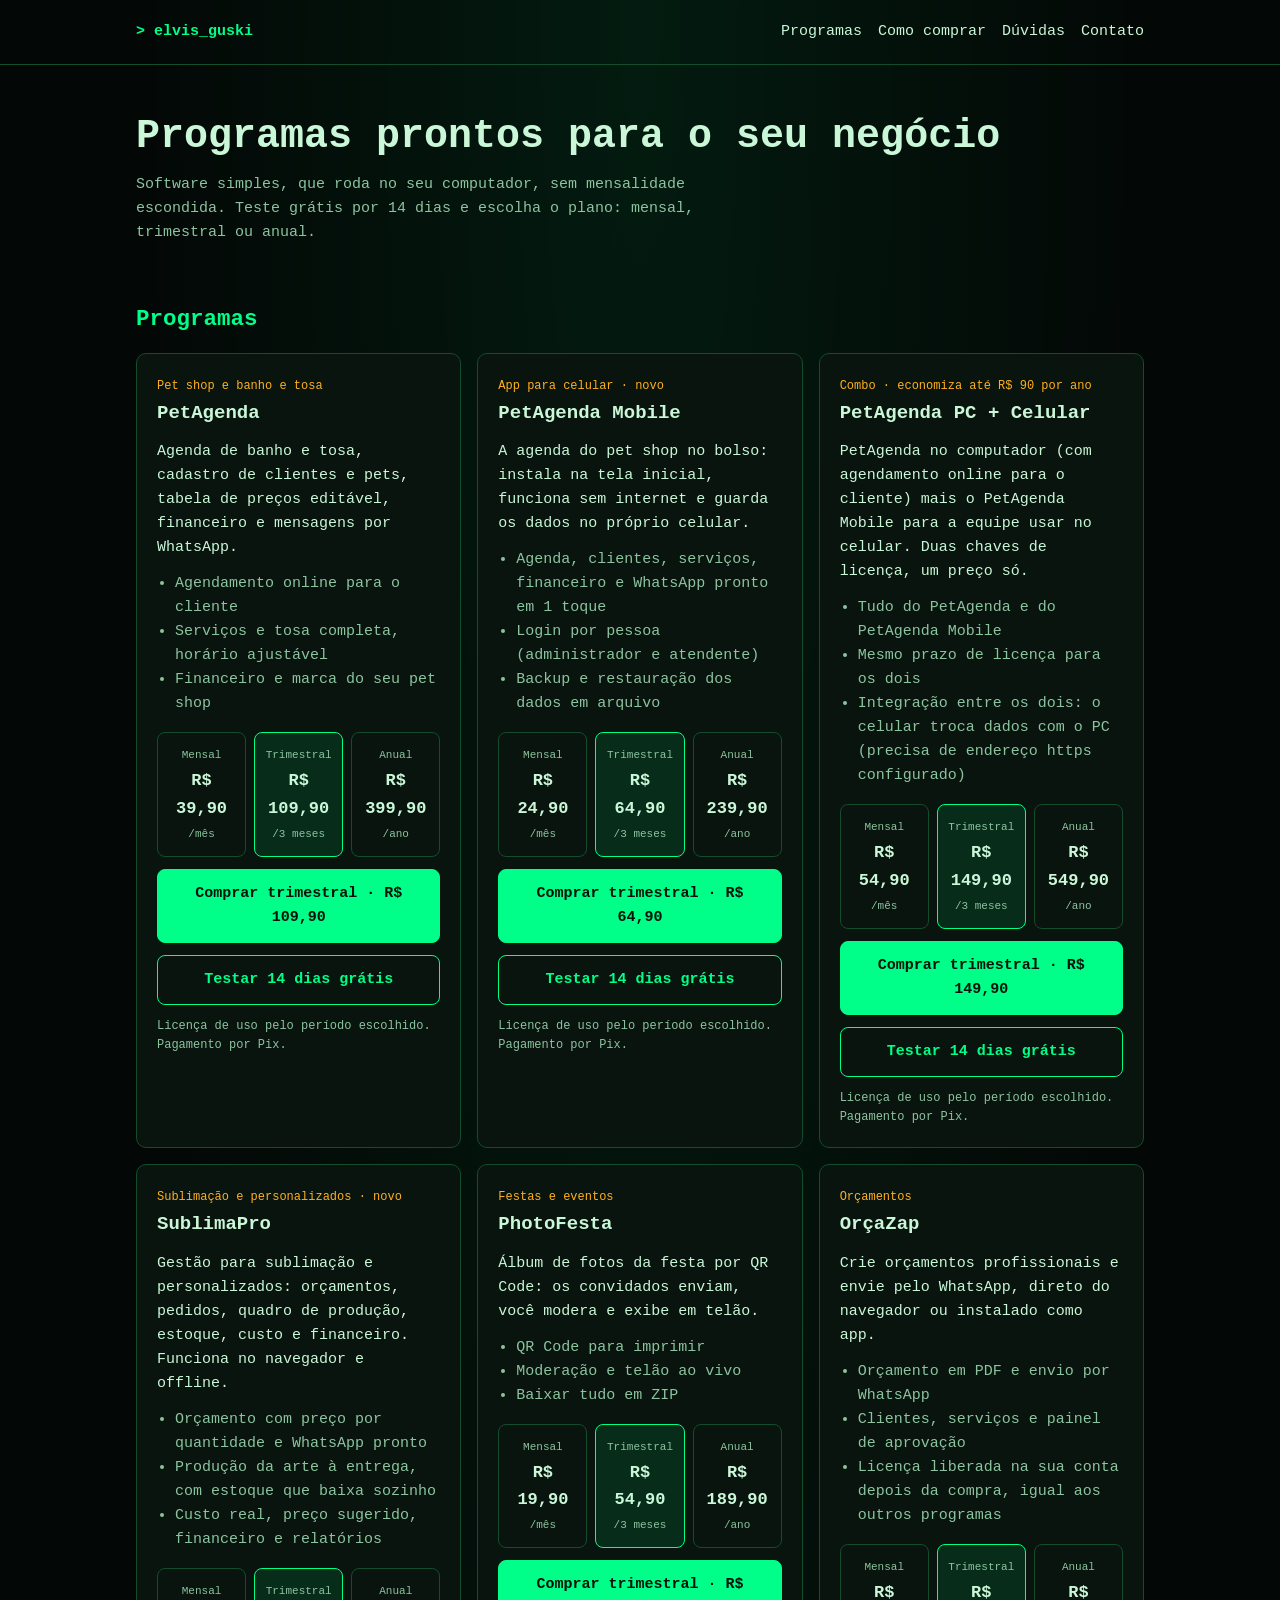
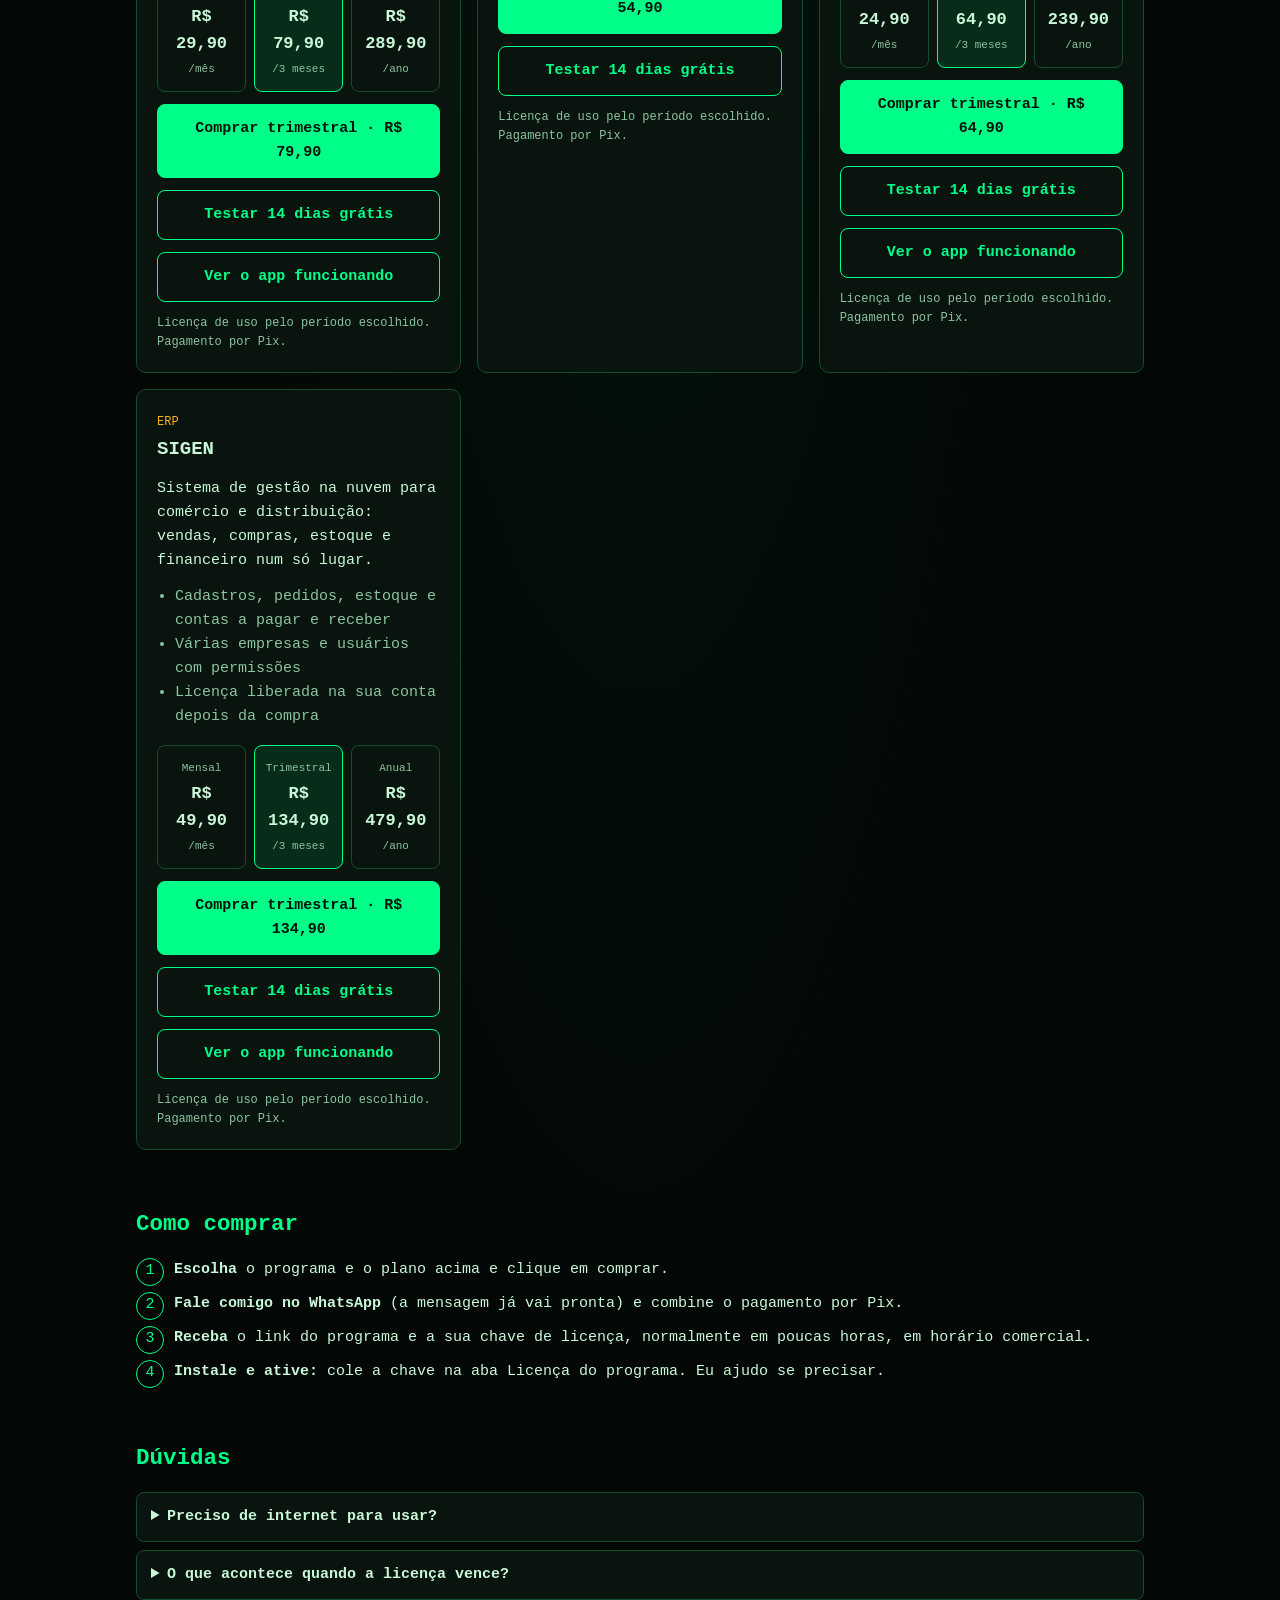
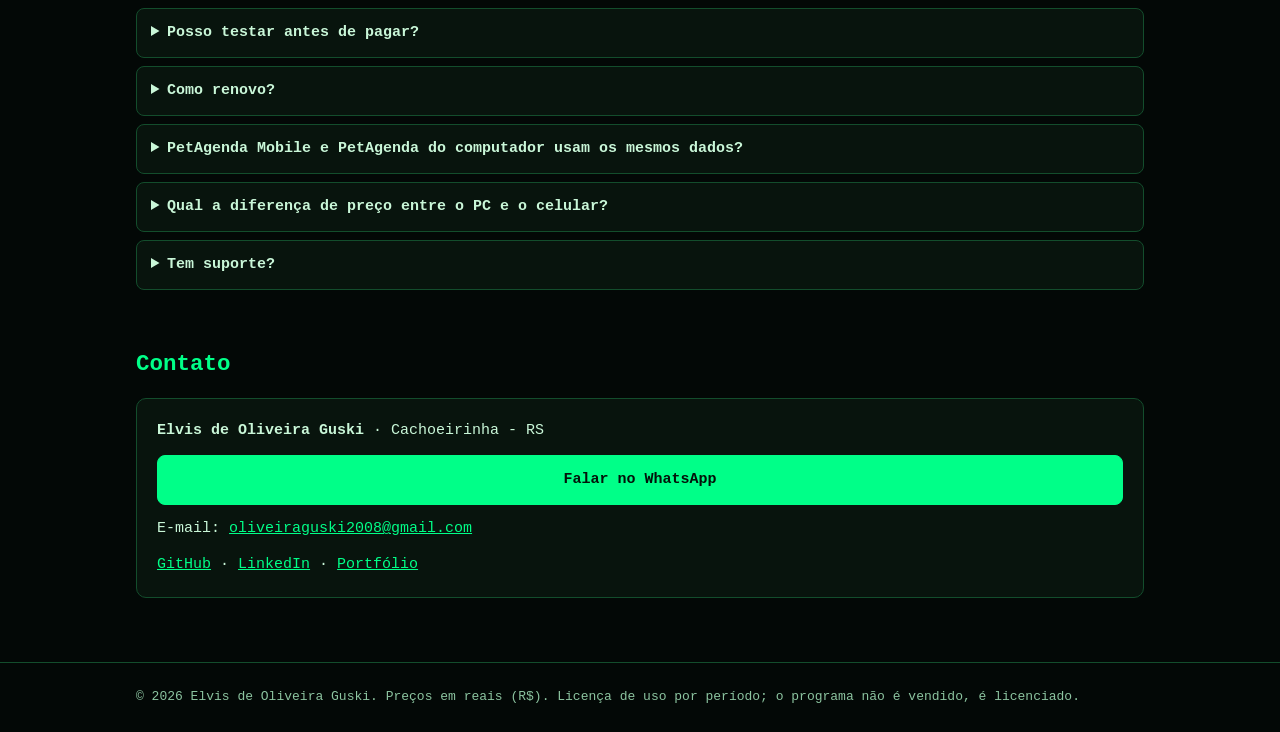
<file: loja/index.html>
<!doctype html>
<html lang="pt-BR">
<head>
<meta charset="utf-8">
<meta name="viewport" content="width=device-width, initial-scale=1">
<title>Elvis Guski | Programas</title>
<meta name="description" content="PetAgenda, PetAgenda Mobile, PhotoFesta, OrçaZap e SIGEN: programas prontos para o seu negócio, com licença mensal, trimestral ou anual.">
<style>
:root{--bg:#030806;--card:#08140d;--line:#134d2c;--neon:#00ff88;--text:#c9f7d8;--muted:#8cc4a0;--amber:#ffb020;
--mono:ui-monospace,"JetBrains Mono","Cascadia Code",Consolas,monospace}
*{box-sizing:border-box;margin:0;padding:0}
body{font-family:var(--mono);font-size:15px;line-height:1.6;color:var(--text);
background:radial-gradient(ellipse at top,rgba(0,255,136,.08),transparent 55%),var(--bg)}
a{color:var(--neon)}
.wrap{max-width:1040px;margin:0 auto;padding:0 16px}
header{padding:20px 0;border-bottom:1px solid var(--line)}
header .wrap{display:flex;justify-content:space-between;align-items:center;gap:12px;flex-wrap:wrap}
.logo{font-weight:700;color:var(--neon);text-decoration:none}
nav a{margin-left:16px;text-decoration:none;color:var(--text)}
h1{font-size:clamp(26px,5vw,40px);margin:48px 0 12px;line-height:1.2}
.lead{color:var(--muted);max-width:640px}
h2{margin:56px 0 16px;color:var(--neon)}
.grid{display:grid;grid-template-columns:repeat(auto-fit,minmax(290px,1fr));gap:16px}
.card{background:var(--card);border:1px solid var(--line);border-radius:10px;padding:20px;display:flex;flex-direction:column;gap:12px}
.card h3{font-size:19px}
.tag{font-size:12px;color:var(--amber)}
.card ul{margin-left:18px;color:var(--muted)}
.plans{display:grid;grid-template-columns:repeat(3,1fr);gap:8px;margin-top:4px}
.plan{border:1px solid var(--line);border-radius:8px;padding:10px 6px;text-align:center;background:transparent;color:var(--text);font:inherit;cursor:pointer}
.plan[aria-pressed=true]{border-color:var(--neon);background:rgba(0,255,136,.1)}
.plan b{display:block;font-size:17px}
.plan small{color:var(--muted);font-size:11px}
.btn{display:block;text-align:center;padding:12px;border-radius:8px;text-decoration:none;font-weight:700;border:1px solid var(--neon);color:var(--neon)}
.btn.primary{background:var(--neon);color:#03130a}
.btn[hidden]{display:none}
.note{font-size:12px;color:var(--muted)}
.steps{counter-reset:s;list-style:none;display:grid;gap:10px}
.steps li{counter-increment:s;padding-left:38px;position:relative}
.steps li::before{content:counter(s);position:absolute;left:0;top:0;width:26px;height:26px;border:1px solid var(--neon);border-radius:50%;text-align:center;line-height:24px;color:var(--neon)}
details{border:1px solid var(--line);border-radius:8px;padding:12px 14px;margin-bottom:8px;background:var(--card)}
summary{cursor:pointer;font-weight:700}
details p{margin-top:8px;color:var(--muted)}
footer{margin-top:64px;padding:24px 0;border-top:1px solid var(--line);color:var(--muted);font-size:13px}
</style>
</head>
<body>
<header><div class="wrap">
  <a class="logo" href="/">&gt; elvis_guski</a>
  <nav><a href="#programas">Programas</a><a href="#como">Como comprar</a><a href="#duvidas">Dúvidas</a><a href="#contato">Contato</a></nav>
</div></header>

<main class="wrap">
  <h1>Programas prontos para o seu negócio</h1>
  <p class="lead">Software simples, que roda no seu computador, sem mensalidade escondida. Teste grátis por 14 dias e escolha o plano: mensal, trimestral ou anual.</p>

  <h2 id="programas">Programas</h2>
  <div class="grid" id="produtos"></div>

  <h2 id="como">Como comprar</h2>
  <ol class="steps">
    <li><b>Escolha</b> o programa e o plano acima e clique em comprar.</li>
    <li><b>Fale comigo no WhatsApp</b> (a mensagem já vai pronta) e combine o pagamento por Pix.</li>
    <li><b>Receba</b> o link do programa e a sua chave de licença, normalmente em poucas horas, em horário comercial.</li>
    <li><b>Instale e ative:</b> cole a chave na aba Licença do programa. Eu ajudo se precisar.</li>
  </ol>

  <h2 id="duvidas">Dúvidas</h2>
  <details><summary>Preciso de internet para usar?</summary><p>PetAgenda e PhotoFesta rodam no seu computador e guardam seus dados lá. O PetAgenda Mobile roda no celular, funciona sem internet depois da primeira abertura e guarda os dados no próprio aparelho. A internet só é necessária para o link público de agendamento ou para os convidados enviarem fotos.</p></details>
  <details><summary>O que acontece quando a licença vence?</summary><p>Há 3 dias de tolerância. Depois o programa fica só para consulta: você não perde nenhum dado e volta a usar tudo ao renovar.</p></details>
  <details><summary>Posso testar antes de pagar?</summary><p>Sim. Todo programa começa com 14 dias de teste. Peça o link pelo WhatsApp.</p></details>
  <details><summary>Como renovo?</summary><p>Chame no WhatsApp. Uma nova chave soma ao tempo que ainda restar.</p></details>
  <details><summary>PetAgenda Mobile e PetAgenda do computador usam os mesmos dados?</summary><p>Não. Cada um guarda os dados no próprio aparelho e eles não sincronizam entre si. O ideal é a recepção usar o computador e a equipe de banho usar o celular, cada um com a sua rotina, ou usar só o Mobile se você trabalha sozinho(a). Faça backup com frequência: no Mobile os dados só existem no celular.</p></details>
  <details><summary>Qual a diferença de preço entre o PC e o celular?</summary><p>O PetAgenda do computador (R$ 39,90/mês) inclui o link de agendamento online para os seus clientes. O PetAgenda Mobile (R$ 24,90/mês) é a agenda para quem atende pelo celular. Quem quer os dois leva o combo por R$ 54,90/mês.</p></details>
  <details><summary>Tem suporte?</summary><p>Sim, por WhatsApp e e-mail, para instalar, configurar e tirar dúvidas.</p></details>

  <h2 id="contato">Contato</h2>
  <div class="card">
    <p><b>Elvis de Oliveira Guski</b> · Cachoeirinha - RS</p>
    <a class="btn primary" id="zap" href="#" target="_blank" rel="noopener">Falar no WhatsApp</a>
    <p>E-mail: <a id="mail" href="#"></a></p>
    <p><a href="https://github.com/elvisguski-dev" target="_blank" rel="noopener">GitHub</a> ·
       <a href="https://www.linkedin.com/in/elvis-guski-3110863a7" target="_blank" rel="noopener">LinkedIn</a> ·
       <a href="/">Portfólio</a></p>
  </div>
</main>

<footer><div class="wrap">© 2026 Elvis de Oliveira Guski. Preços em reais (R$). Licença de uso por período; o programa não é vendido, é licenciado.</div></footer>

<script>
/* =========================================================
   CONFIGURAÇÃO: edite só esta parte para mudar preços e contato.
   Depois de salvar e dar push no GitHub, o Vercel republica sozinho.
   Preços definidos em 22/11/2026 um pouco abaixo da concorrência pesquisada; ajuste quando quiser.
   ========================================================= */
const CONFIG = {
  whatsapp: "5551989085153",              // DDI 55 + DDD + número, só dígitos
  email: "oliveiraguski2008@gmail.com",
  // Se criar um link de pagamento, cole aqui por produto e plano.
  // Vazio = o botão "Pagar online" não aparece e a compra é pelo WhatsApp.
  produtos: [
    { id:"petagenda", nome:"PetAgenda", tag:"Pet shop e banho e tosa",
      desc:"Agenda de banho e tosa, cadastro de clientes e pets, tabela de preços editável, financeiro e mensagens por WhatsApp.",
      itens:["Agendamento online para o cliente","Serviços e tosa completa, horário ajustável","Financeiro e marca do seu pet shop"],
      planos:{ mensal:{preco:39.9,link:""}, trimestral:{preco:109.9,link:""}, anual:{preco:399.9,link:""} } },
    { id:"petagenda-mobile", nome:"PetAgenda Mobile", tag:"App para celular · novo",
      desc:"A agenda do pet shop no bolso: instala na tela inicial, funciona sem internet e guarda os dados no próprio celular.",
      itens:["Agenda, clientes, serviços, financeiro e WhatsApp pronto em 1 toque","Login por pessoa (administrador e atendente)","Backup e restauração dos dados em arquivo"],
      planos:{ mensal:{preco:24.9,link:""}, trimestral:{preco:64.9,link:""}, anual:{preco:239.9,link:""} } },
    { id:"petagenda-combo", nome:"PetAgenda PC + Celular", tag:"Combo · economiza até R$ 90 por ano",
      desc:"PetAgenda no computador (com agendamento online para o cliente) mais o PetAgenda Mobile para a equipe usar no celular. Duas chaves de licença, um preço só.",
      itens:["Tudo do PetAgenda e do PetAgenda Mobile","Mesmo prazo de licença para os dois","Integração entre os dois: o celular troca dados com o PC (precisa de endereço https configurado)"],
      planos:{ mensal:{preco:54.9,link:""}, trimestral:{preco:149.9,link:""}, anual:{preco:549.9,link:""} } },
    { id:"sublimapro", nome:"SublimaPro", tag:"Sublimação e personalizados · novo",
      desc:"Gestão para sublimação e personalizados: orçamentos, pedidos, quadro de produção, estoque, custo e financeiro. Funciona no navegador e offline.",
      itens:["Orçamento com preço por quantidade e WhatsApp pronto","Produção da arte à entrega, com estoque que baixa sozinho","Custo real, preço sugerido, financeiro e relatórios"],
      planos:{ mensal:{preco:29.9,link:""}, trimestral:{preco:79.9,link:""}, anual:{preco:289.9,link:""} }, demo:"https://sublimapro-peach.vercel.app" },
    { id:"photofesta", nome:"PhotoFesta", tag:"Festas e eventos",
      desc:"Álbum de fotos da festa por QR Code: os convidados enviam, você modera e exibe em telão.",
      itens:["QR Code para imprimir","Moderação e telão ao vivo","Baixar tudo em ZIP"],
      planos:{ mensal:{preco:19.9,link:""}, trimestral:{preco:54.9,link:""}, anual:{preco:189.9,link:""} } },
    { id:"orcazap", nome:"OrçaZap", tag:"Orçamentos",
      desc:"Crie orçamentos profissionais e envie pelo WhatsApp, direto do navegador ou instalado como app.",
      itens:["Orçamento em PDF e envio por WhatsApp","Clientes, serviços e painel de aprovação","Licença liberada na sua conta depois da compra, igual aos outros programas"],
      planos:{ mensal:{preco:24.9,link:""}, trimestral:{preco:64.9,link:""}, anual:{preco:239.9,link:""} }, demo:"https://orcazap-seven.vercel.app" },
    { id:"sigen", nome:"SIGEN", tag:"ERP",
      desc:"Sistema de gestão na nuvem para comércio e distribuição: vendas, compras, estoque e financeiro num só lugar.",
      itens:["Cadastros, pedidos, estoque e contas a pagar e receber","Várias empresas e usuários com permissões","Licença liberada na sua conta depois da compra"],
      planos:{ mensal:{preco:49.9,link:""}, trimestral:{preco:134.9,link:""}, anual:{preco:479.9,link:""} }, demo:"https://sigen-erp.vercel.app" }
  ]
};

const brl = n => "R$ " + n.toLocaleString("pt-BR",{minimumFractionDigits:2,maximumFractionDigits:2});
const nomePlano = {mensal:"Mensal", trimestral:"Trimestral", anual:"Anual"};
const sufixo = {mensal:"/mês", trimestral:"/3 meses", anual:"/ano"};
const zapUrl = msg => "https://wa.me/" + CONFIG.whatsapp + "?text=" + encodeURIComponent(msg);

document.getElementById("zap").href = zapUrl("Olá Elvis! Vim pelo seu site e quero saber mais sobre os programas.");
const mail = document.getElementById("mail");
mail.href = "mailto:" + CONFIG.email; mail.textContent = CONFIG.email;

const box = document.getElementById("produtos");
CONFIG.produtos.forEach(p => {
  const card = document.createElement("div"); card.className = "card";
  const h = document.createElement("div");
  const t = document.createElement("span"); t.className = "tag"; t.textContent = p.tag;
  const h3 = document.createElement("h3"); h3.textContent = p.nome;
  h.append(t, h3);
  const d = document.createElement("p"); d.textContent = p.desc;
  const ul = document.createElement("ul"); p.itens.forEach(i => { const li = document.createElement("li"); li.textContent = i; ul.append(li); });
  card.append(h, d, ul);

  if (p.planos) {
    let atual = "trimestral";
    const plans = document.createElement("div"); plans.className = "plans";
    const buy = document.createElement("a"); buy.className = "btn primary"; buy.target = "_blank"; buy.rel = "noopener";
    const pay = document.createElement("a"); pay.className = "btn"; pay.target = "_blank"; pay.rel = "noopener"; pay.textContent = "Pagar online";
    const refresh = () => {
      const pl = p.planos[atual];
      buy.href = zapUrl(`Olá Elvis! Quero comprar o ${p.nome}, plano ${nomePlano[atual].toLowerCase()} (${brl(pl.preco)}).`);
      buy.textContent = `Comprar ${nomePlano[atual].toLowerCase()} · ${brl(pl.preco)}`;
      if (pl.link) { pay.href = pl.link; pay.hidden = false; } else pay.hidden = true;
      plans.querySelectorAll("button").forEach(b => b.setAttribute("aria-pressed", b.dataset.k === atual));
    };
    Object.keys(p.planos).forEach(k => {
      const b = document.createElement("button"); b.className = "plan"; b.dataset.k = k;
      b.innerHTML = "<small></small><b></b><small></small>";
      b.children[0].textContent = nomePlano[k]; b.children[1].textContent = brl(p.planos[k].preco); b.children[2].textContent = sufixo[k];
      b.onclick = () => { atual = k; refresh(); };
      plans.append(b);
    });
    const trial = document.createElement("a"); trial.className = "btn"; trial.target = "_blank"; trial.rel = "noopener";
    trial.href = zapUrl(`Olá Elvis! Quero testar o ${p.nome} por 14 dias.`); trial.textContent = "Testar 14 dias grátis";
    card.append(plans, buy, pay, trial);
    if (p.demo) { const demo = document.createElement("a"); demo.className = "btn"; demo.href = p.demo; demo.target = "_blank"; demo.rel = "noopener"; demo.textContent = "Ver o app funcionando"; card.append(demo); }
    refresh();
  } else {
    const a = document.createElement("a"); a.className = "btn primary"; a.href = p.demo; a.target = "_blank"; a.rel = "noopener"; a.textContent = "Abrir o OrçaZap";
    const b = document.createElement("a"); b.className = "btn"; b.target = "_blank"; b.rel = "noopener";
    b.href = zapUrl("Olá Elvis! Quero saber sobre planos do OrçaZap."); b.textContent = "Perguntar sobre planos";
    card.append(a, b);
  }
  const n = document.createElement("p"); n.className = "note";
  n.textContent = p.planos ? "Licença de uso pelo período escolhido. Pagamento por Pix." : "Aplicativo web: crie sua conta, teste e assine direto no app.";
  card.append(n);
  box.append(card);
});
</script>
</body>
</html>
</file>
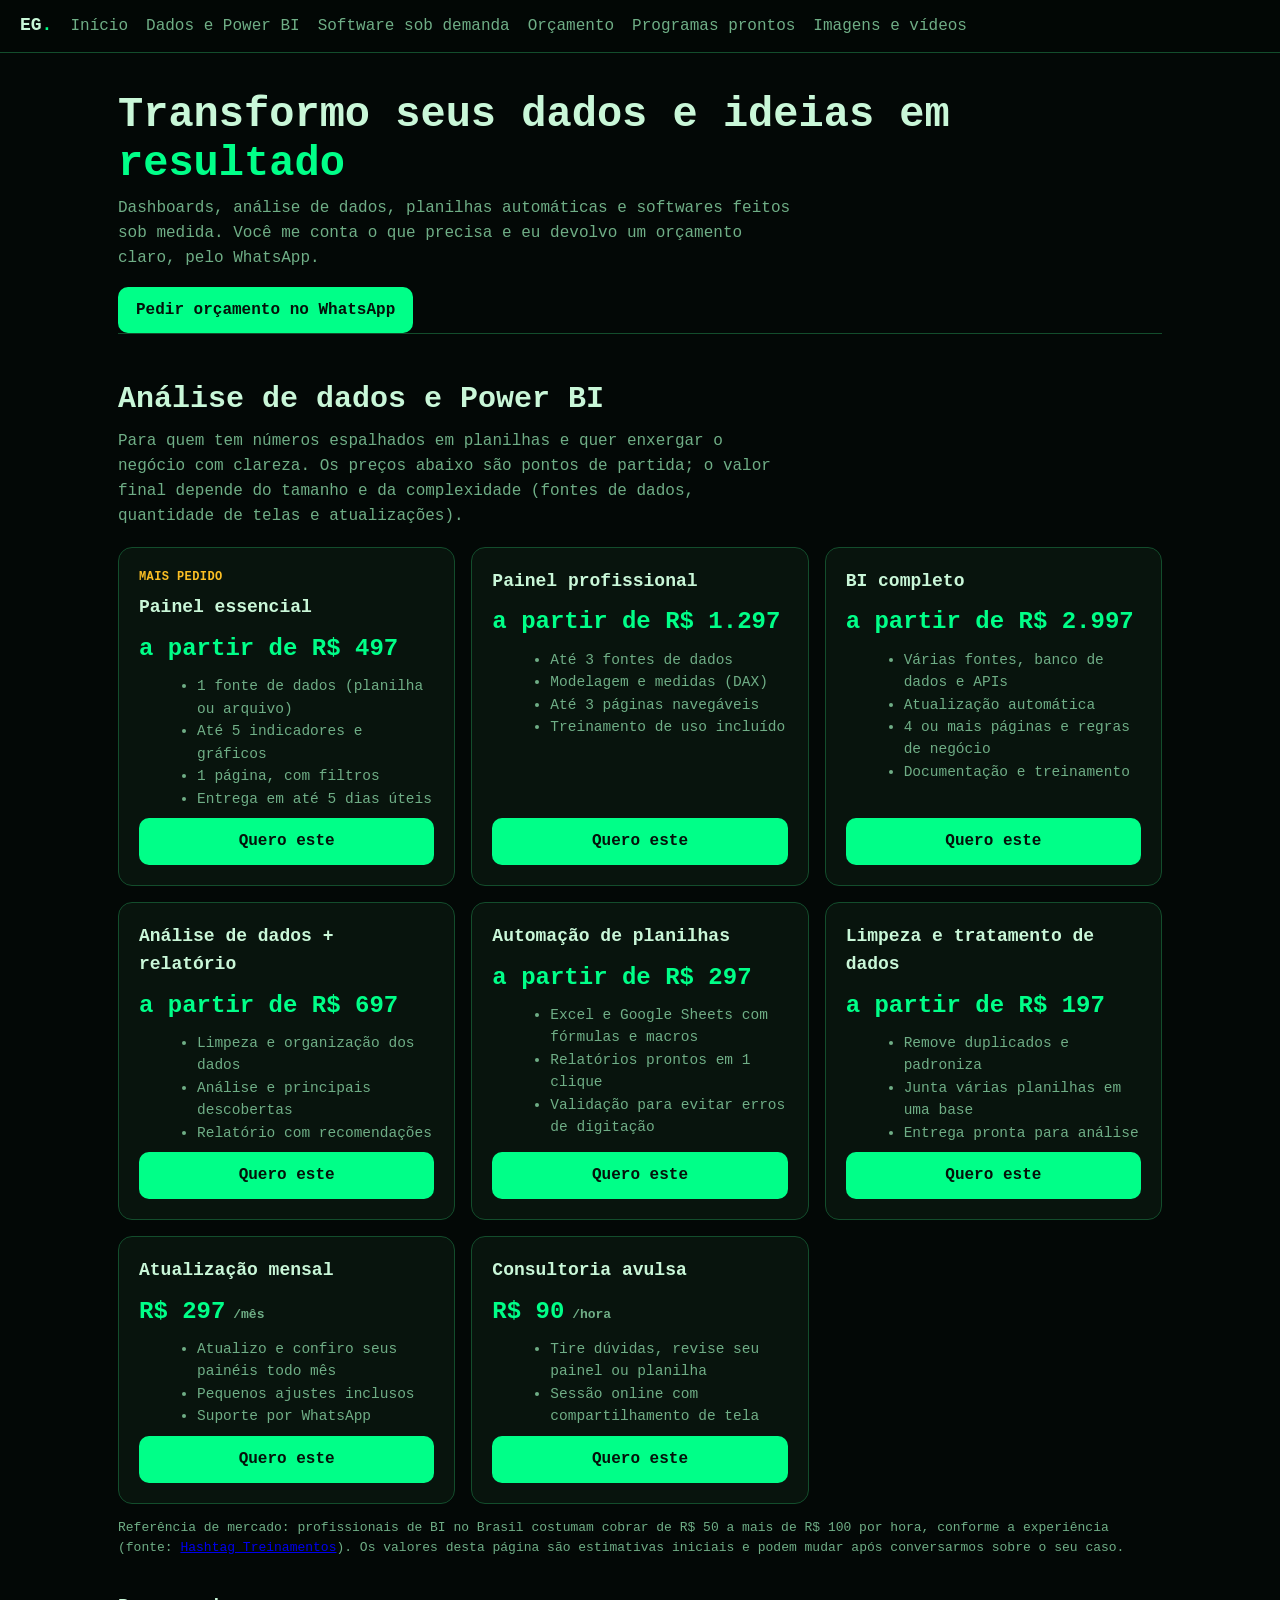
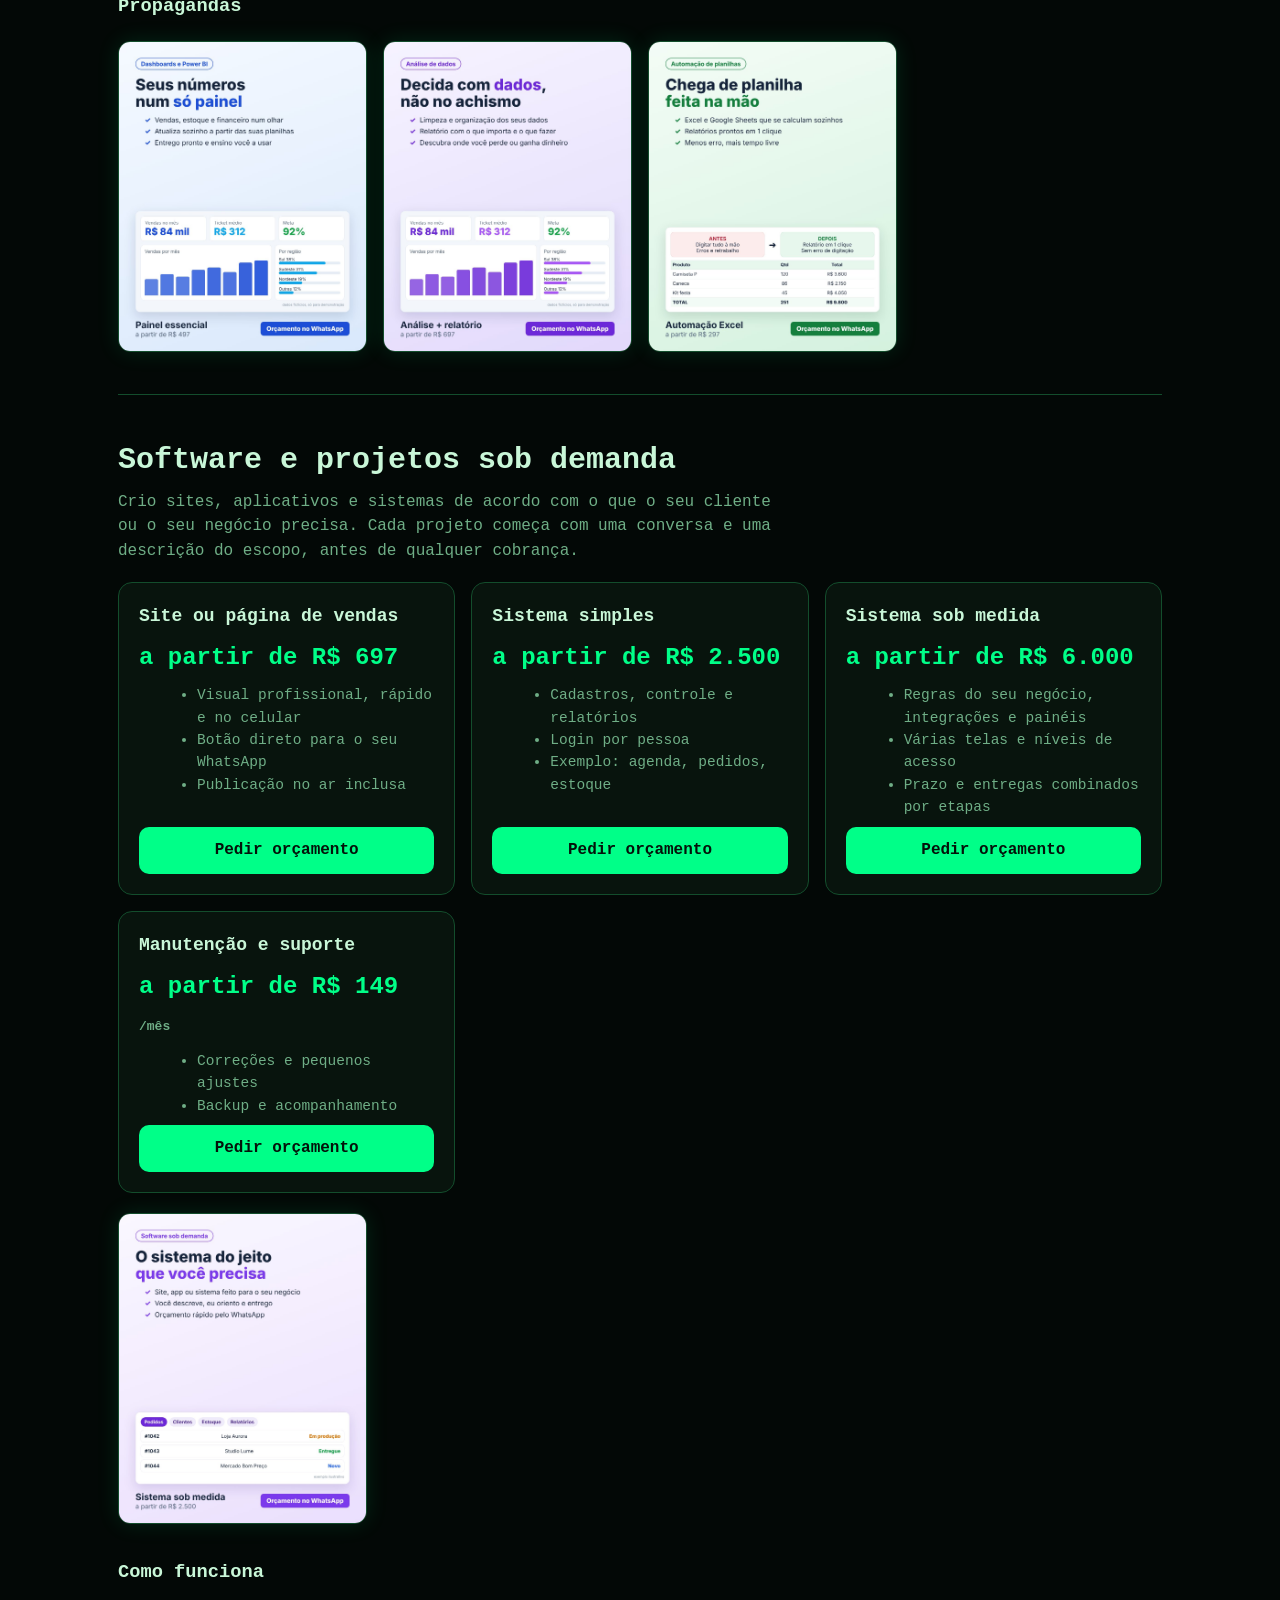
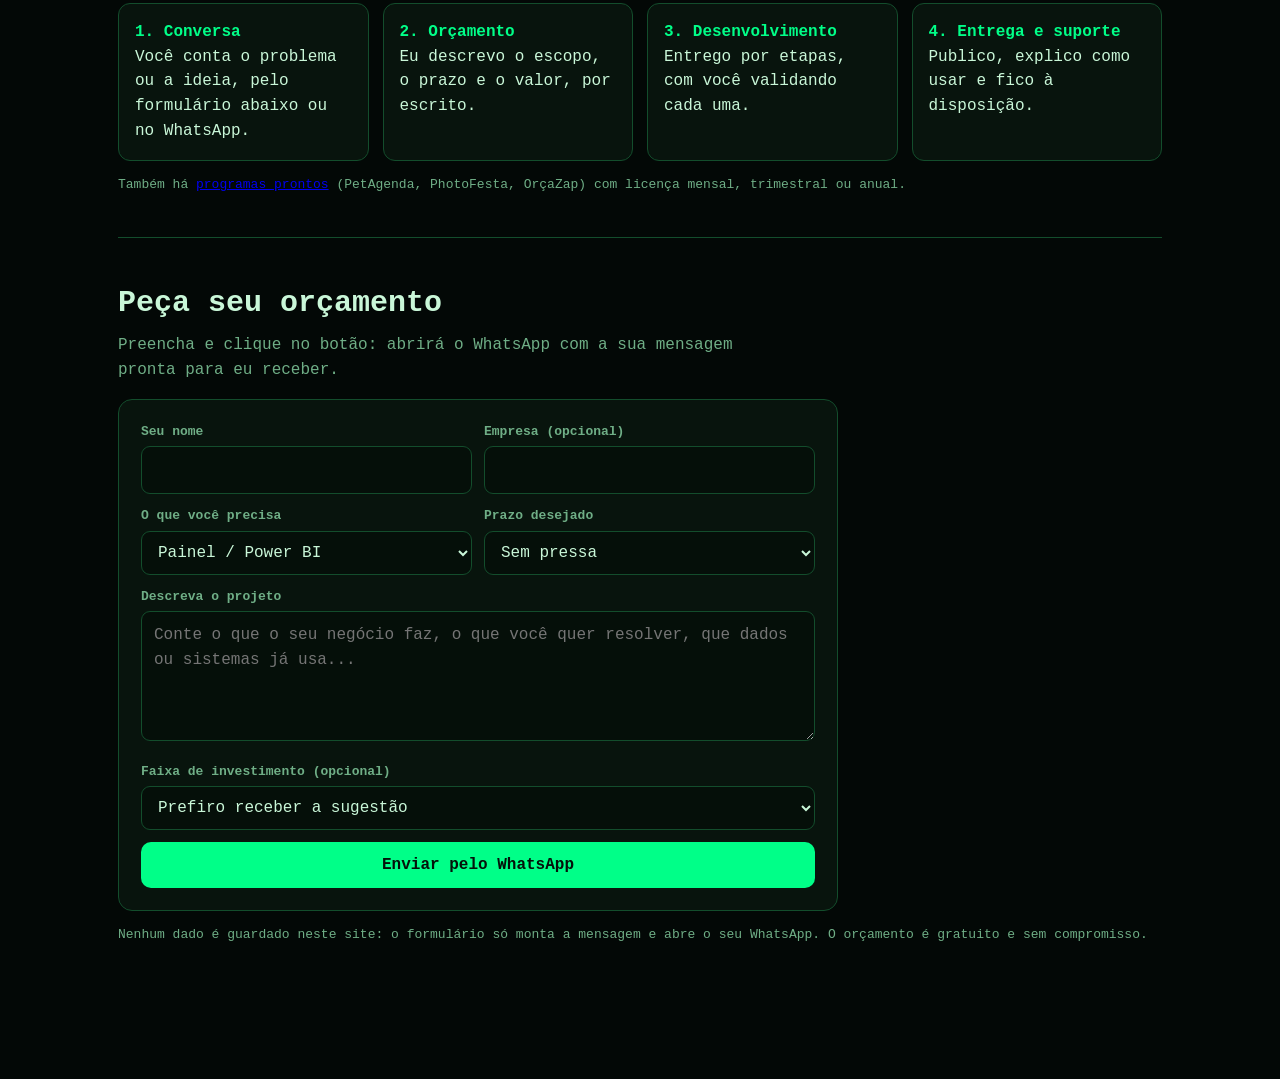
<file: servicos/index.html>
<!doctype html>
<html lang="pt-BR"><head><meta charset="utf-8"><meta name="viewport" content="width=device-width,initial-scale=1">
<title>Serviços e orçamento | Elvis Guski</title>
<meta name="description" content="Dashboards e Power BI, análise de dados, automação de planilhas e software sob demanda. Peça seu orçamento direto pelo WhatsApp.">
<style>
:root{--bg:#030806;--card:#08140d;--line:#134d2c;--ac:#00ff88;--text:#c9f7d8;--muted:#6fae86}
*{box-sizing:border-box;margin:0}body{background:var(--bg);color:var(--text);font:16px/1.55 ui-monospace,"JetBrains Mono",Consolas,monospace}
header{position:sticky;top:0;z-index:5;background:#030806ee;backdrop-filter:blur(8px);border-bottom:1px solid var(--line);padding:12px 20px;display:flex;gap:18px;flex-wrap:wrap;align-items:center}
header a{color:var(--muted);text-decoration:none}header a:hover{color:var(--ac)}header b{font-size:18px;color:var(--text)}
main{max-width:1080px;margin:auto;padding:30px 18px 90px}h1{font-size:clamp(28px,5vw,42px);line-height:1.15;margin:.2em 0}h1 span{color:var(--ac)}
h2{font-size:clamp(22px,4vw,30px);margin:0 0 6px}section{padding:42px 0;border-top:1px solid var(--line)}.lead{color:var(--muted);max-width:680px;margin:.4em 0 1em}
.grid{display:grid;grid-template-columns:repeat(auto-fill,minmax(250px,1fr));gap:16px;margin-top:18px}
.card{background:var(--card);border:1px solid var(--line);border-radius:14px;padding:20px;display:flex;flex-direction:column;gap:8px}.card h3{font-size:18px}.card ul{margin-left:18px;color:var(--muted);font-size:14.5px}
.preco{font-size:24px;font-weight:800;color:var(--ac)}.preco small{font-size:13px;font-weight:600;color:var(--muted)}.tag{font-size:12px;font-weight:700;color:#fbbf24;text-transform:uppercase;letter-spacing:.4px}
.btn{display:inline-block;background:var(--ac);color:#04120a;font-weight:700;padding:11px 18px;border-radius:10px;text-decoration:none;text-align:center;border:0;font:inherit;font-weight:700;cursor:pointer}.btn.s{background:transparent;color:var(--ac);border:1px solid var(--ac)}.card .btn{margin-top:auto}
.ads{display:grid;grid-template-columns:repeat(auto-fill,minmax(240px,1fr));gap:16px;margin-top:20px}.ads a{display:block}.ads img{width:100%;display:block;border-radius:12px;border:1px solid var(--line);box-shadow:0 0 22px rgba(0,255,136,.12)}
form{background:var(--card);border:1px solid var(--line);border-radius:14px;padding:22px;display:grid;gap:12px;max-width:720px}label{font-size:13px;font-weight:700;color:var(--muted);display:block;margin-bottom:4px}
input,select,textarea{width:100%;padding:11px 12px;border:1px solid var(--line);border-radius:9px;font:inherit;background:#050f09;color:var(--text)}textarea{min-height:130px;resize:vertical}
.two{display:grid;grid-template-columns:1fr 1fr;gap:12px}@media(max-width:600px){.two{grid-template-columns:1fr}}
.steps{display:grid;grid-template-columns:repeat(auto-fit,minmax(200px,1fr));gap:14px;margin-top:16px}.steps div{background:var(--card);border:1px solid var(--line);border-radius:12px;padding:16px}.steps b{color:var(--ac)}
.note{font-size:13px;color:var(--muted);margin-top:14px}
</style></head><body>
<header><b>EG<span style="color:var(--ac)">.</span></b><a href="../">Início</a><a href="#dados">Dados e Power BI</a><a href="#sob-demanda">Software sob demanda</a><a href="#orcamento">Orçamento</a><a href="../loja/">Programas prontos</a><a href="../sistemas/">Imagens e vídeos</a></header>
<main>
<h1>Transformo seus dados e ideias em <span>resultado</span></h1>
<p class="lead">Dashboards, análise de dados, planilhas automáticas e softwares feitos sob medida. Você me conta o que precisa e eu devolvo um orçamento claro, pelo WhatsApp.</p>
<a class="btn" id="zap1" href="#">Pedir orçamento no WhatsApp</a>

<section id="dados"><h2>Análise de dados e Power BI</h2>
<p class="lead">Para quem tem números espalhados em planilhas e quer enxergar o negócio com clareza. Os preços abaixo são pontos de partida; o valor final depende do tamanho e da complexidade (fontes de dados, quantidade de telas e atualizações).</p>
<div class="grid">
<div class="card"><span class="tag">Mais pedido</span><h3>Painel essencial</h3><div class="preco">a partir de R$ 497</div><ul><li>1 fonte de dados (planilha ou arquivo)</li><li>Até 5 indicadores e gráficos</li><li>1 página, com filtros</li><li>Entrega em até 5 dias úteis</li></ul><a class="btn" data-svc="Painel essencial (Power BI)" href="#orcamento">Quero este</a></div>
<div class="card"><h3>Painel profissional</h3><div class="preco">a partir de R$ 1.297</div><ul><li>Até 3 fontes de dados</li><li>Modelagem e medidas (DAX)</li><li>Até 3 páginas navegáveis</li><li>Treinamento de uso incluído</li></ul><a class="btn" data-svc="Painel profissional (Power BI)" href="#orcamento">Quero este</a></div>
<div class="card"><h3>BI completo</h3><div class="preco">a partir de R$ 2.997</div><ul><li>Várias fontes, banco de dados e APIs</li><li>Atualização automática</li><li>4 ou mais páginas e regras de negócio</li><li>Documentação e treinamento</li></ul><a class="btn" data-svc="BI completo" href="#orcamento">Quero este</a></div>
<div class="card"><h3>Análise de dados + relatório</h3><div class="preco">a partir de R$ 697</div><ul><li>Limpeza e organização dos dados</li><li>Análise e principais descobertas</li><li>Relatório com recomendações</li></ul><a class="btn" data-svc="Análise de dados + relatório" href="#orcamento">Quero este</a></div>
<div class="card"><h3>Automação de planilhas</h3><div class="preco">a partir de R$ 297</div><ul><li>Excel e Google Sheets com fórmulas e macros</li><li>Relatórios prontos em 1 clique</li><li>Validação para evitar erros de digitação</li></ul><a class="btn" data-svc="Automação de planilhas" href="#orcamento">Quero este</a></div>
<div class="card"><h3>Limpeza e tratamento de dados</h3><div class="preco">a partir de R$ 197</div><ul><li>Remove duplicados e padroniza</li><li>Junta várias planilhas em uma base</li><li>Entrega pronta para análise</li></ul><a class="btn" data-svc="Limpeza e tratamento de dados" href="#orcamento">Quero este</a></div>
<div class="card"><h3>Atualização mensal</h3><div class="preco">R$ 297<small> /mês</small></div><ul><li>Atualizo e confiro seus painéis todo mês</li><li>Pequenos ajustes inclusos</li><li>Suporte por WhatsApp</li></ul><a class="btn" data-svc="Atualização mensal de painéis" href="#orcamento">Quero este</a></div>
<div class="card"><h3>Consultoria avulsa</h3><div class="preco">R$ 90<small> /hora</small></div><ul><li>Tire dúvidas, revise seu painel ou planilha</li><li>Sessão online com compartilhamento de tela</li></ul><a class="btn" data-svc="Consultoria avulsa (hora)" href="#orcamento">Quero este</a></div>
</div>
<p class="note">Referência de mercado: profissionais de BI no Brasil costumam cobrar de R$ 50 a mais de R$ 100 por hora, conforme a experiência (fonte: <a href="https://www.hashtagtreinamentos.com/quanto-cobrar-por-projeto-de-power-bi" target="_blank" rel="noopener">Hashtag Treinamentos</a>). Os valores desta página são estimativas iniciais e podem mudar após conversarmos sobre o seu caso.</p>
<h3 style="margin-top:34px">Propagandas</h3><div class="ads">
<a href="img/ad-powerbi.jpg" target="_blank" rel="noopener"><img loading="lazy" src="img/ad-powerbi.jpg" alt="Anúncio: dashboards e Power BI"></a>
<a href="img/ad-analise.jpg" target="_blank" rel="noopener"><img loading="lazy" src="img/ad-analise.jpg" alt="Anúncio: análise de dados"></a>
<a href="img/ad-excel.jpg" target="_blank" rel="noopener"><img loading="lazy" src="img/ad-excel.jpg" alt="Anúncio: automação de planilhas"></a></div></section>

<section id="sob-demanda"><h2>Software e projetos sob demanda</h2>
<p class="lead">Crio sites, aplicativos e sistemas de acordo com o que o seu cliente ou o seu negócio precisa. Cada projeto começa com uma conversa e uma descrição do escopo, antes de qualquer cobrança.</p>
<div class="grid">
<div class="card"><h3>Site ou página de vendas</h3><div class="preco">a partir de R$ 697</div><ul><li>Visual profissional, rápido e no celular</li><li>Botão direto para o seu WhatsApp</li><li>Publicação no ar inclusa</li></ul><a class="btn" data-svc="Site ou página de vendas" href="#orcamento">Pedir orçamento</a></div>
<div class="card"><h3>Sistema simples</h3><div class="preco">a partir de R$ 2.500</div><ul><li>Cadastros, controle e relatórios</li><li>Login por pessoa</li><li>Exemplo: agenda, pedidos, estoque</li></ul><a class="btn" data-svc="Sistema simples sob demanda" href="#orcamento">Pedir orçamento</a></div>
<div class="card"><h3>Sistema sob medida</h3><div class="preco">a partir de R$ 6.000</div><ul><li>Regras do seu negócio, integrações e painéis</li><li>Várias telas e níveis de acesso</li><li>Prazo e entregas combinados por etapas</li></ul><a class="btn" data-svc="Sistema sob medida" href="#orcamento">Pedir orçamento</a></div>
<div class="card"><h3>Manutenção e suporte</h3><div class="preco">a partir de R$ 149<small> /mês</small></div><ul><li>Correções e pequenos ajustes</li><li>Backup e acompanhamento</li></ul><a class="btn" data-svc="Manutenção e suporte" href="#orcamento">Pedir orçamento</a></div>
</div>
<div class="ads"><a href="img/ad-sob-demanda.jpg" target="_blank" rel="noopener"><img loading="lazy" src="img/ad-sob-demanda.jpg" alt="Anúncio: software sob demanda"></a></div>
<h3 style="margin-top:34px">Como funciona</h3>
<div class="steps"><div><b>1. Conversa</b><br>Você conta o problema ou a ideia, pelo formulário abaixo ou no WhatsApp.</div><div><b>2. Orçamento</b><br>Eu descrevo o escopo, o prazo e o valor, por escrito.</div><div><b>3. Desenvolvimento</b><br>Entrego por etapas, com você validando cada uma.</div><div><b>4. Entrega e suporte</b><br>Publico, explico como usar e fico à disposição.</div></div>
<p class="note">Também há <a href="../loja/">programas prontos</a> (PetAgenda, PhotoFesta, OrçaZap) com licença mensal, trimestral ou anual.</p></section>

<section id="orcamento"><h2>Peça seu orçamento</h2>
<p class="lead">Preencha e clique no botão: abrirá o WhatsApp com a sua mensagem pronta para eu receber.</p>
<form id="f">
<div class="two"><div><label for="n">Seu nome</label><input id="n" required autocomplete="name"></div><div><label for="e">Empresa (opcional)</label><input id="e"></div></div>
<div class="two"><div><label for="s">O que você precisa</label><select id="s"><option>Painel / Power BI</option><option>Análise de dados</option><option>Automação de planilhas</option><option>Limpeza de dados</option><option>Site ou página de vendas</option><option>Sistema / aplicativo sob demanda</option><option>Manutenção / suporte</option><option>Outro</option></select></div>
<div><label for="p">Prazo desejado</label><select id="p"><option>Sem pressa</option><option>Até 2 semanas</option><option>Até 1 semana</option><option>Urgente</option></select></div></div>
<div><label for="d">Descreva o projeto</label><textarea id="d" placeholder="Conte o que o seu negócio faz, o que você quer resolver, que dados ou sistemas já usa..." required></textarea></div>
<div><label for="o">Faixa de investimento (opcional)</label><select id="o"><option value="">Prefiro receber a sugestão</option><option>Até R$ 500</option><option>R$ 500 a R$ 1.500</option><option>R$ 1.500 a R$ 5.000</option><option>Acima de R$ 5.000</option></select></div>
<button class="btn" type="submit">Enviar pelo WhatsApp</button></form>
<p class="note">Nenhum dado é guardado neste site: o formulário só monta a mensagem e abre o seu WhatsApp. O orçamento é gratuito e sem compromisso.</p></section>
</main>
<script>
const ZAP="5551989085153", url=m=>"https://wa.me/"+ZAP+"?text="+encodeURIComponent(m);
document.getElementById("zap1").href=url("Olá Elvis! Vim pelo seu site e quero um orçamento.");
document.querySelectorAll("[data-svc]").forEach(a=>a.addEventListener("click",()=>{const s=document.getElementById("s"),v=a.dataset.svc,l=v.toLowerCase();
 const mapa=[["power bi","Painel / Power BI"],["análise","Análise de dados"],["planilha","Automação de planilhas"],["limpeza","Limpeza de dados"],["site","Site ou página de vendas"],["sistema","Sistema / aplicativo sob demanda"],["manutenção","Manutenção / suporte"],["bi completo","Painel / Power BI"],["atualização","Painel / Power BI"]];
 const m=mapa.find(x=>l.includes(x[0])); if(m) s.value=m[1]; document.getElementById("d").dataset.svc=v;}));
document.getElementById("f").addEventListener("submit",e=>{e.preventDefault();const g=i=>document.getElementById(i).value.trim(),d=document.getElementById("d");
 const linhas=["Olá Elvis! Quero um orçamento.","","Nome: "+g("n")];if(g("e"))linhas.push("Empresa: "+g("e"));linhas.push("Preciso de: "+g("s"));if(d.dataset.svc)linhas.push("Pacote de interesse: "+d.dataset.svc);linhas.push("Prazo: "+g("p"));if(g("o"))linhas.push("Investimento: "+g("o"));linhas.push("","Projeto: "+g("d"));
 window.open(url(linhas.join("\n")),"_blank","noopener");});
</script></body></html>
</file>
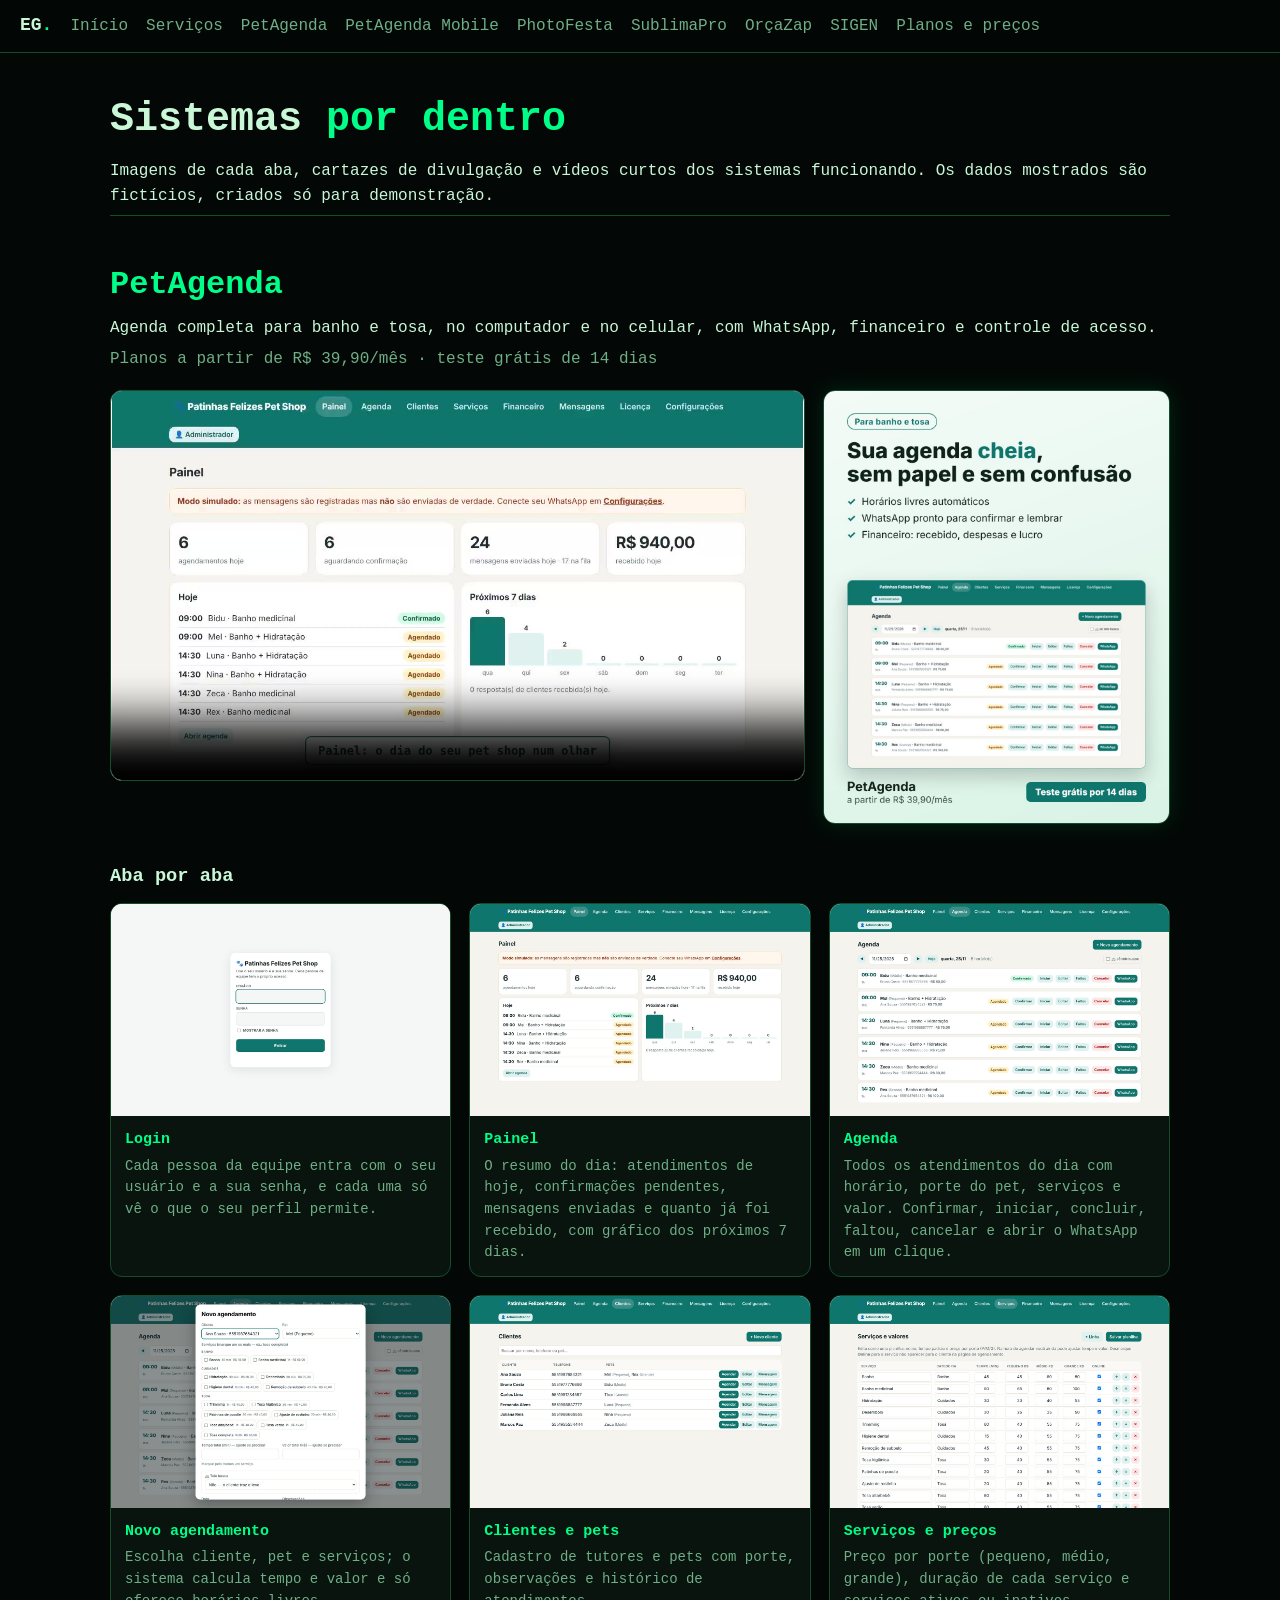
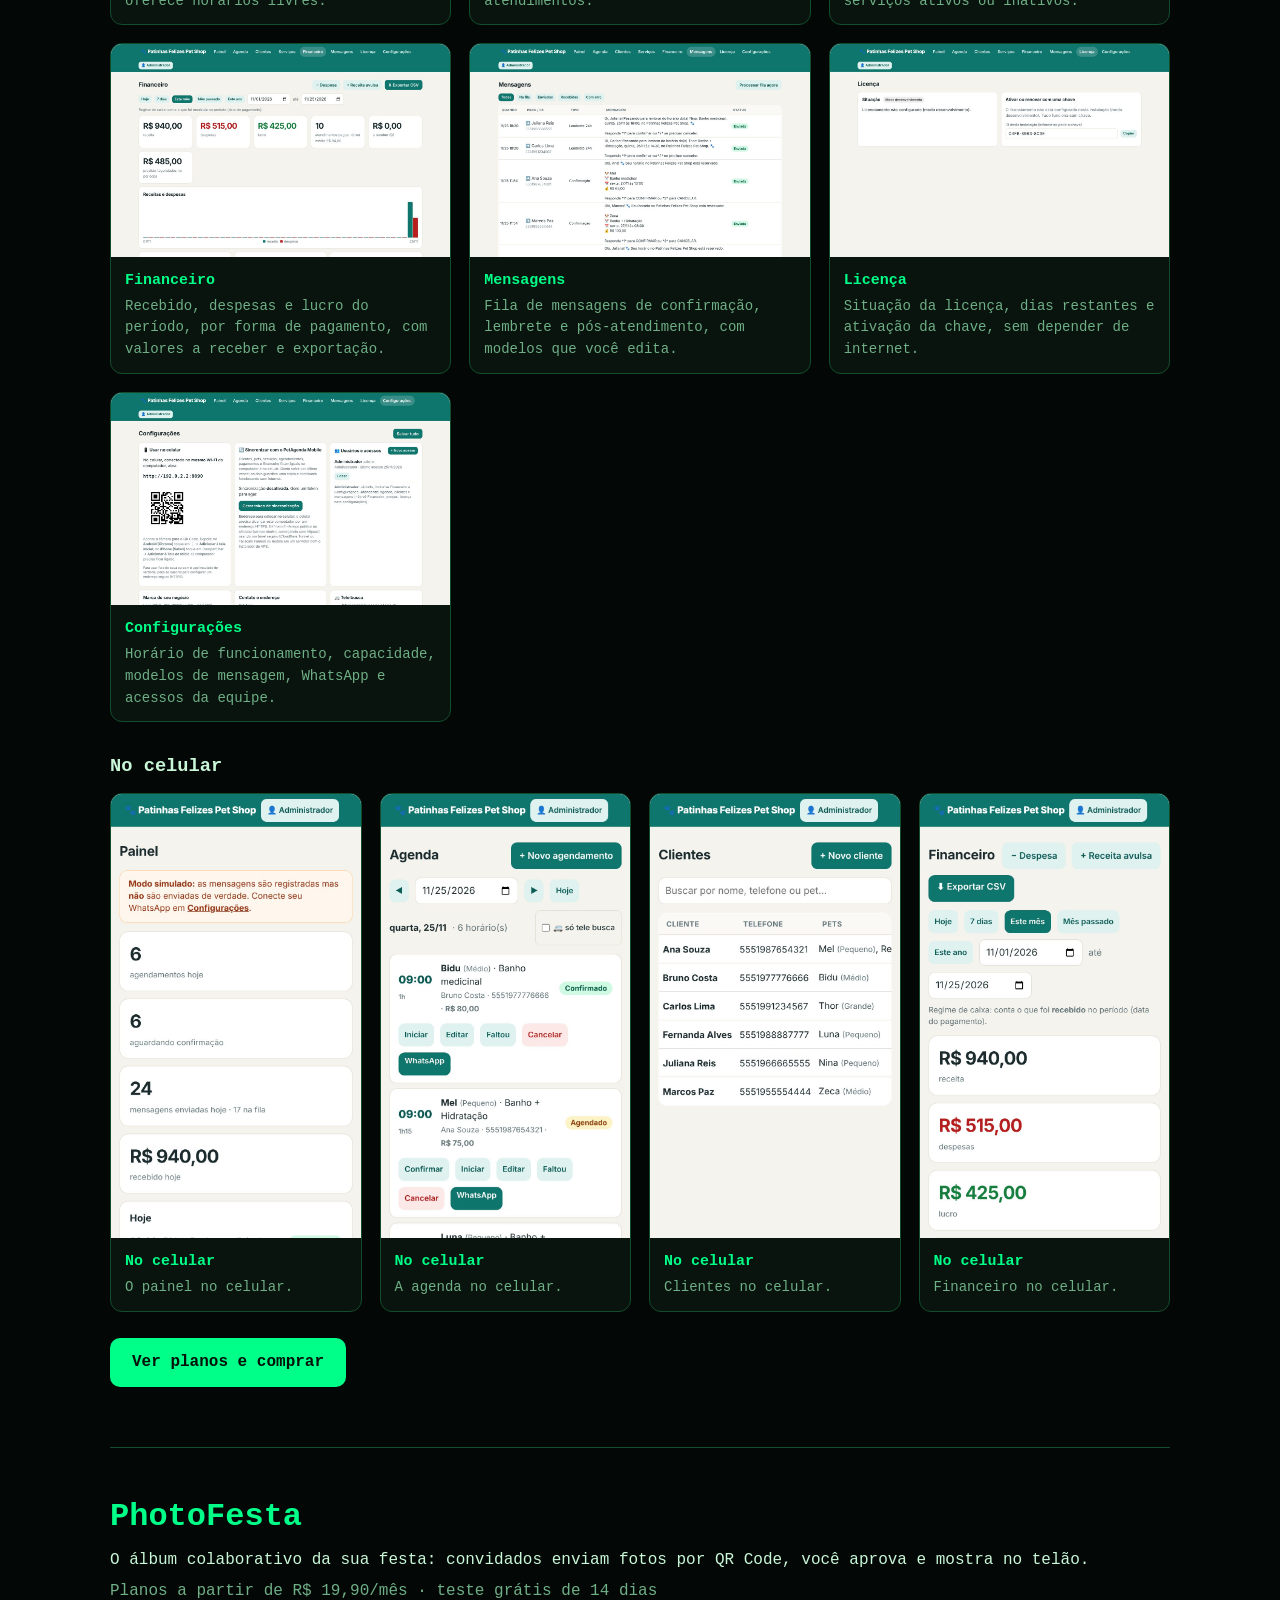
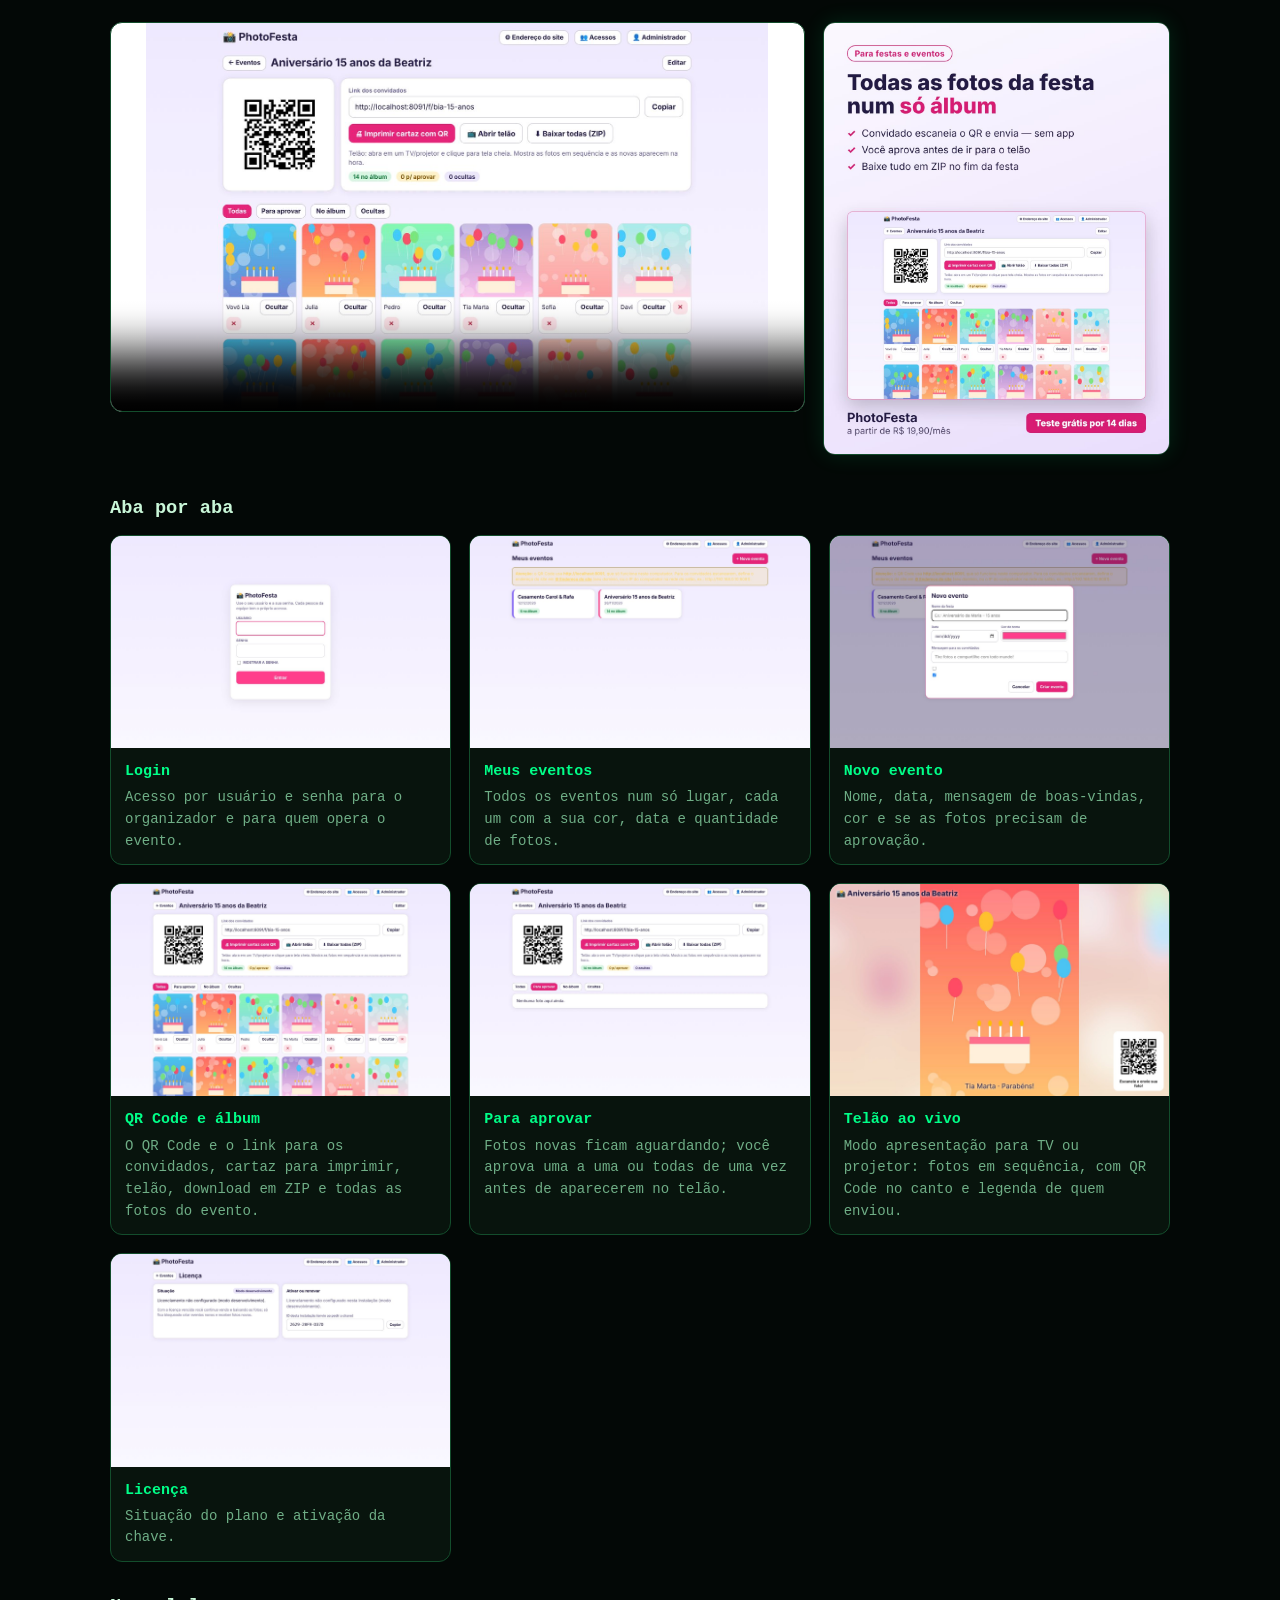
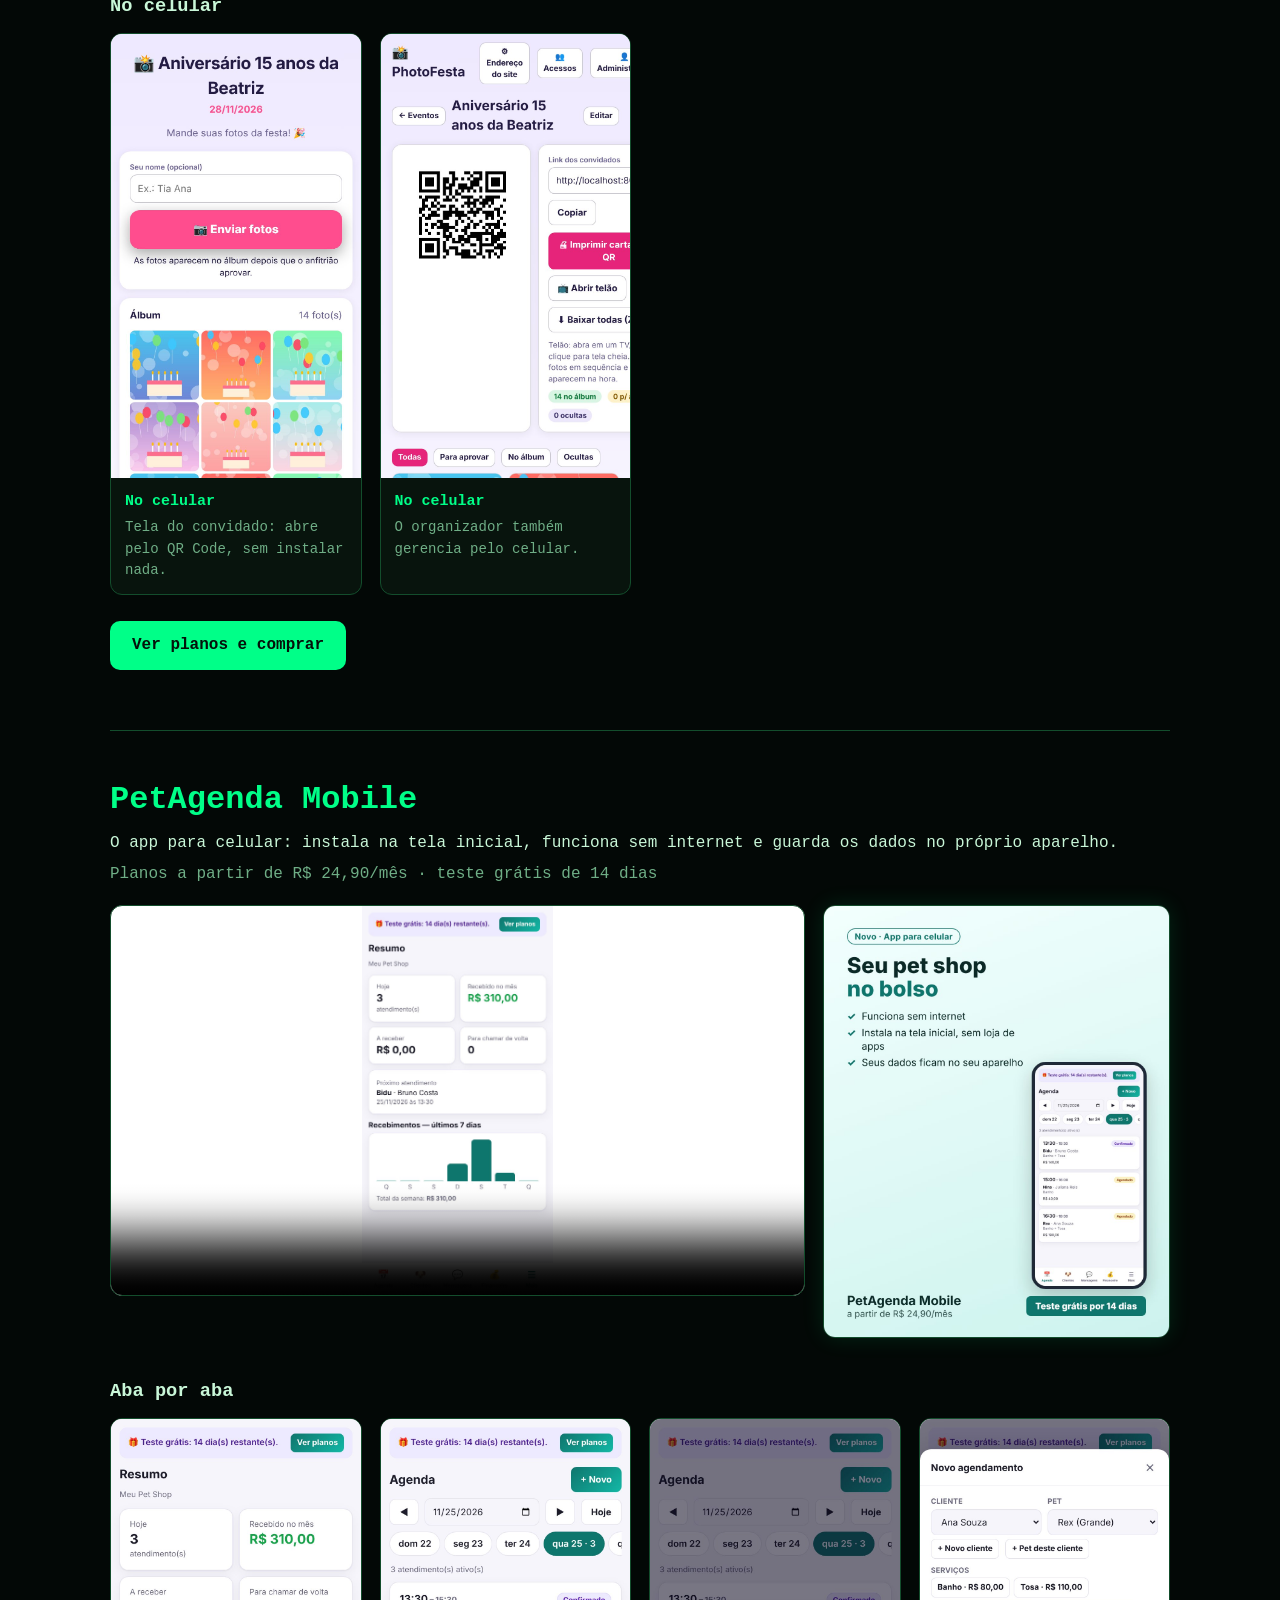
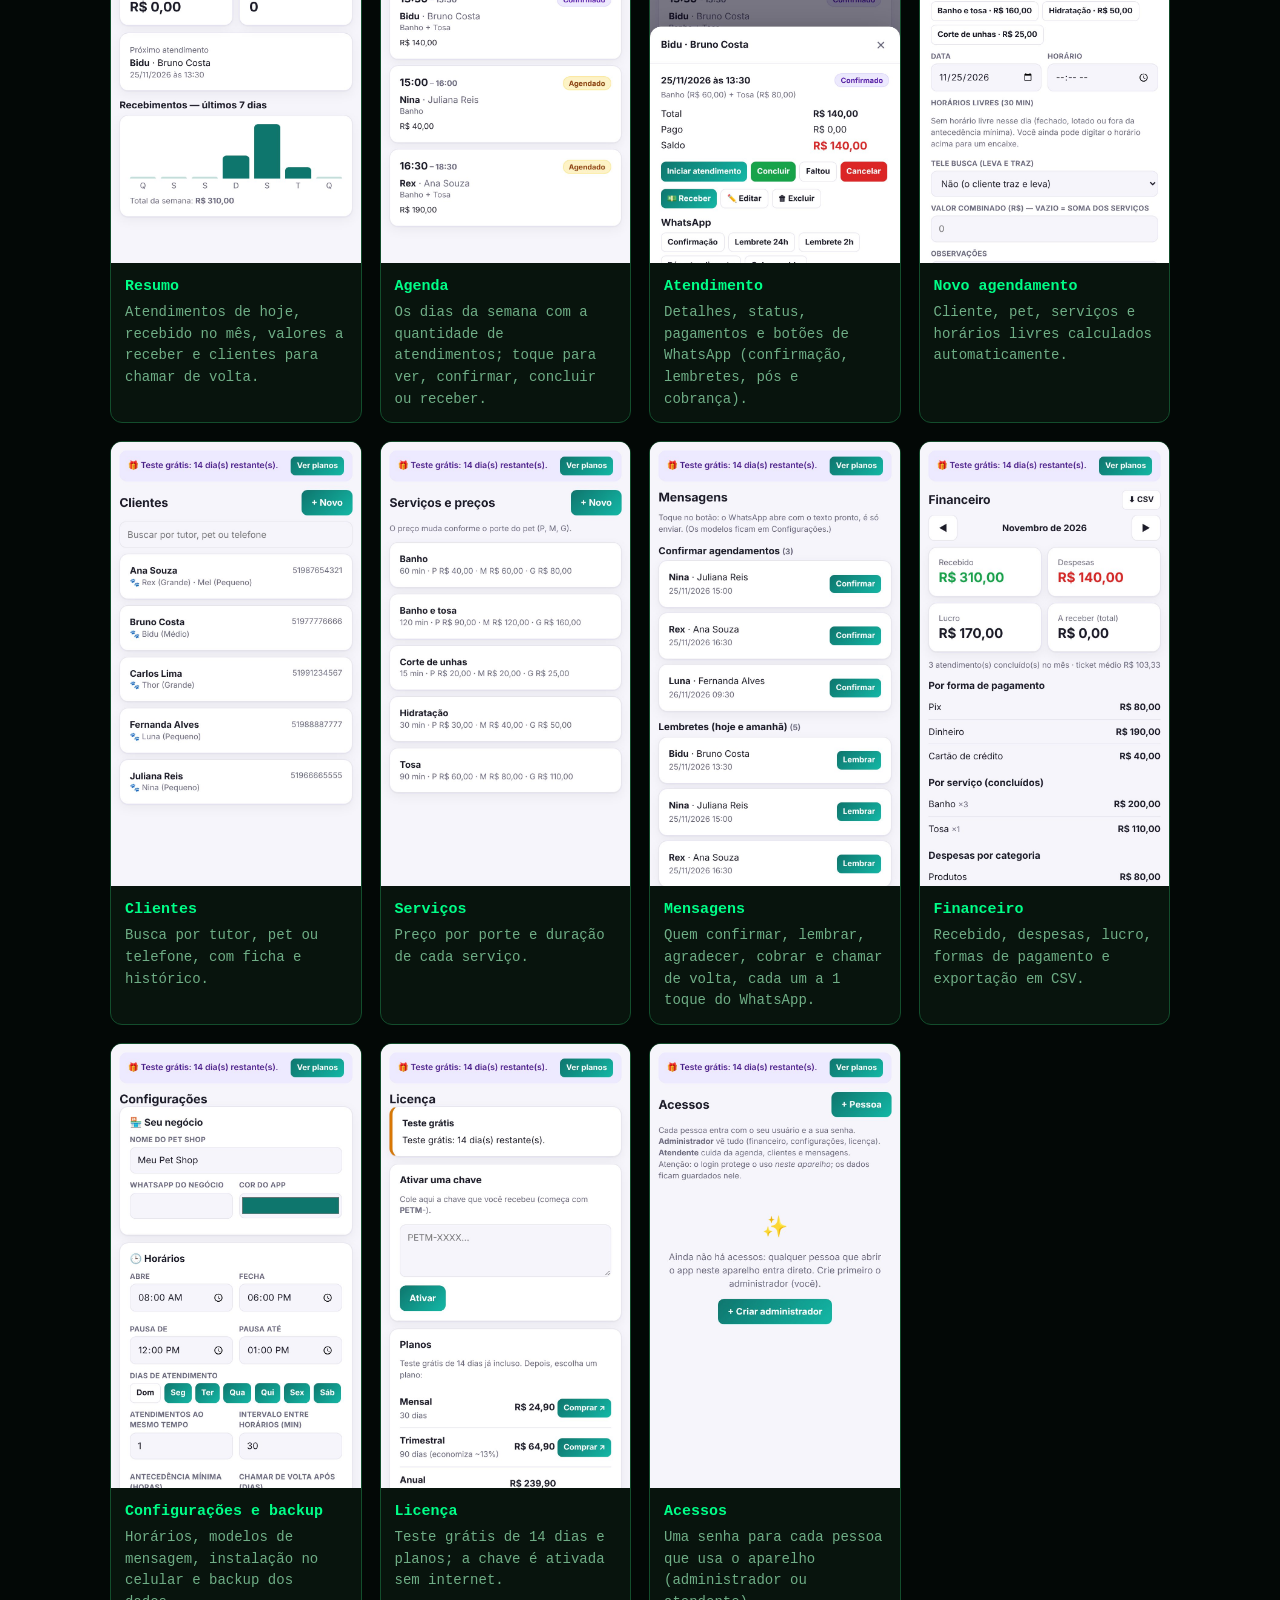
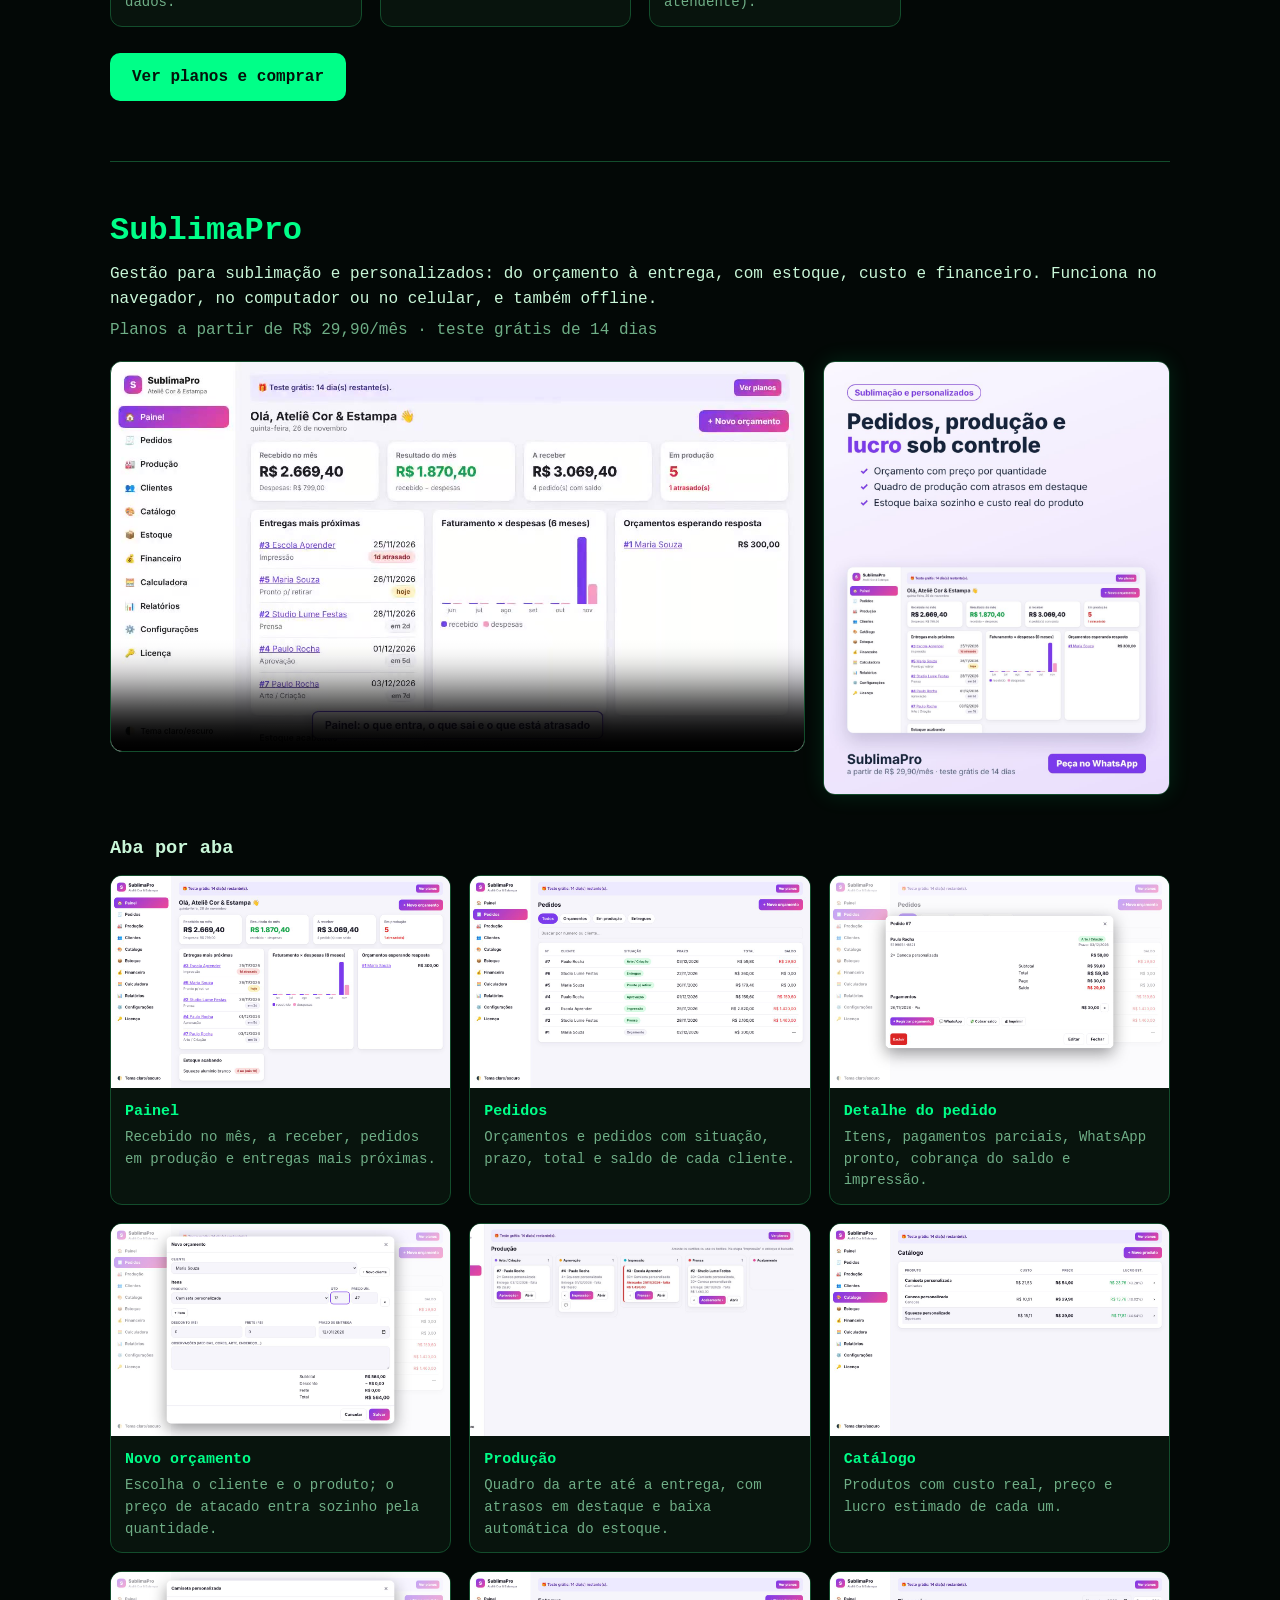
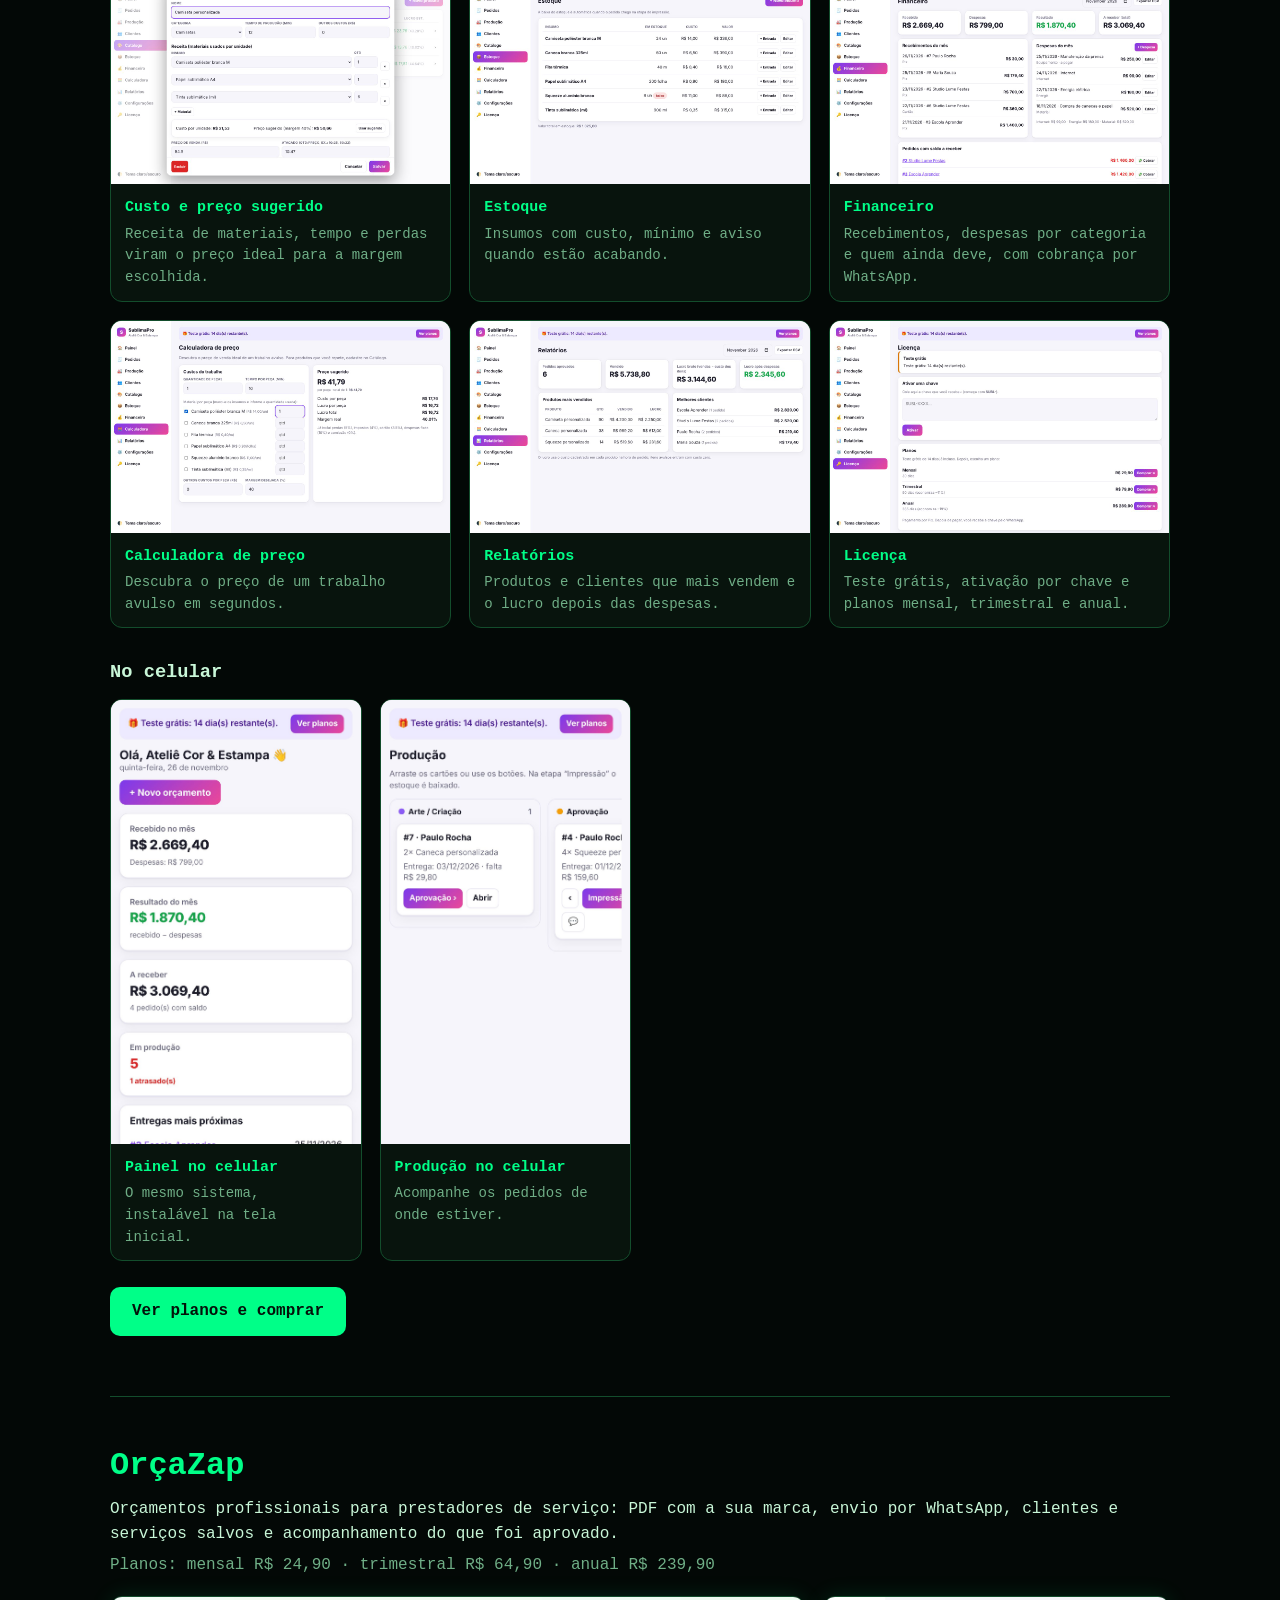
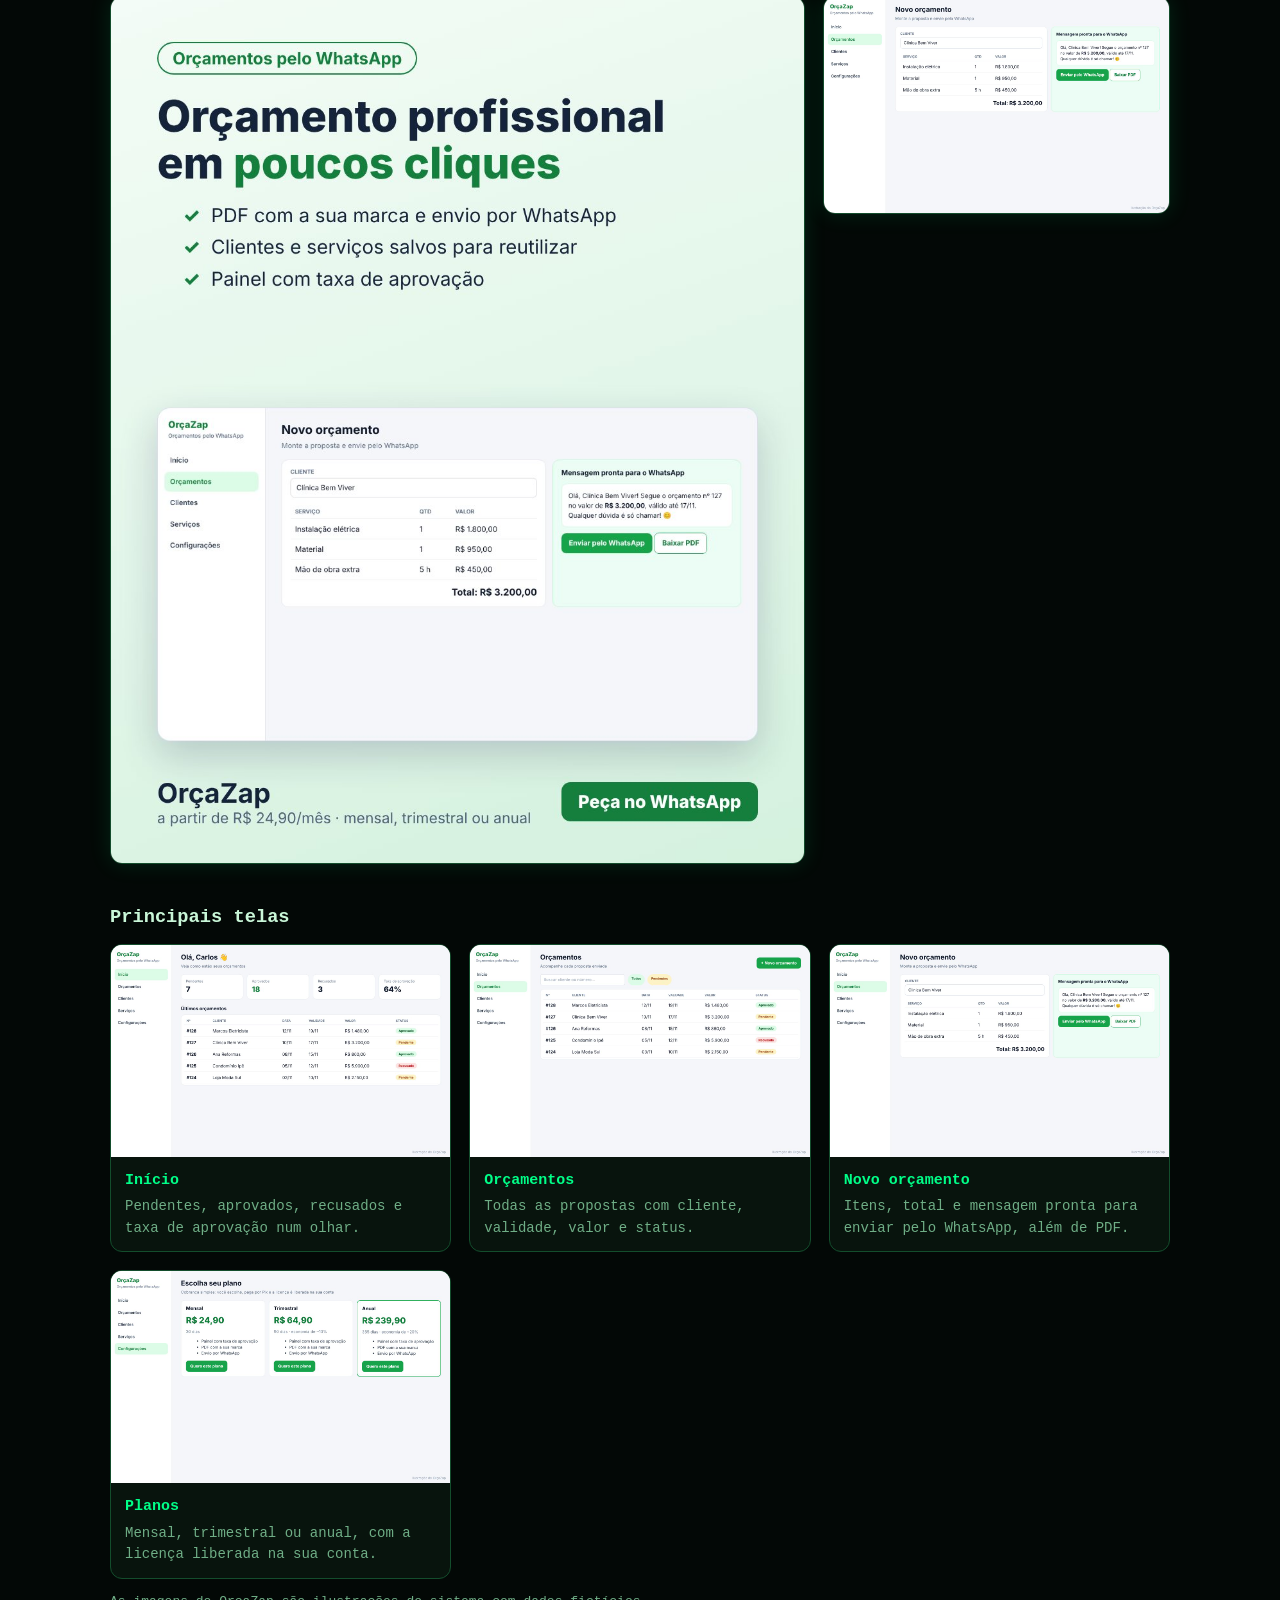
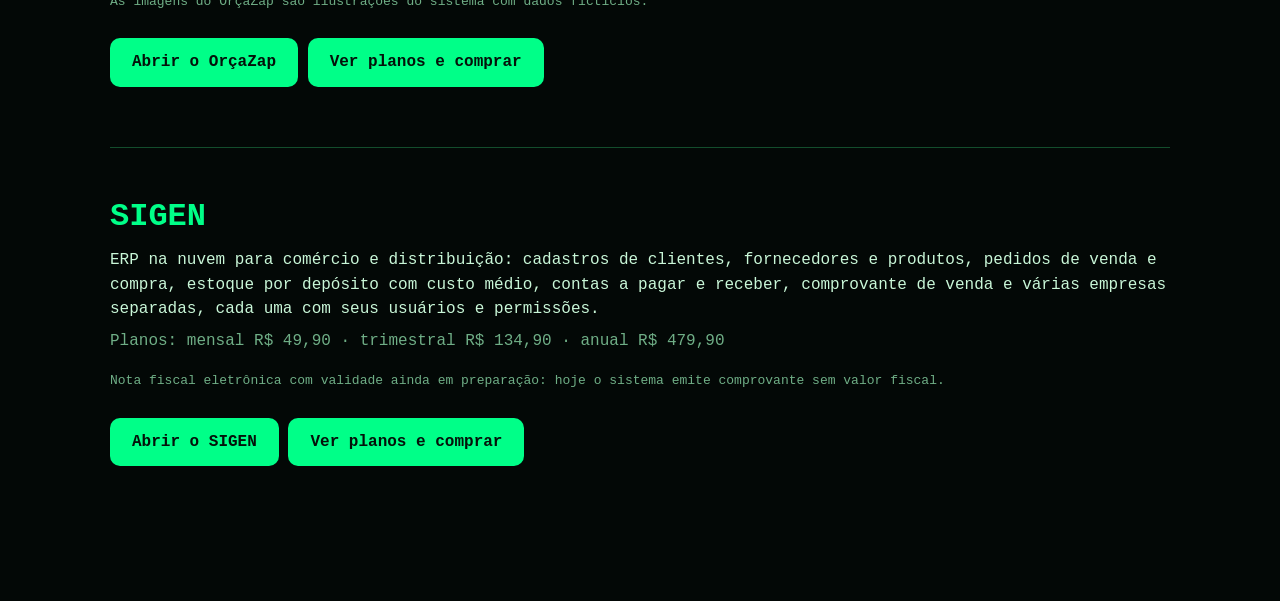
<file: sistemas/index.html>
<!DOCTYPE html><html lang="pt-BR"><head><meta charset="utf-8"><meta name="viewport" content="width=device-width,initial-scale=1"><title>Sistemas por dentro | Elvis Guski</title><meta name="description" content="Imagens de cada aba e vídeo curto do PetAgenda, PhotoFesta e PetAgenda Mobile, sistemas desenvolvidos por Elvis Guski."><meta name="theme-color" content="#030806">
<style>:root{--bg:#030806;--card:#08140d;--line:#134d2c;--neon:#00ff88;--text:#c9f7d8;--muted:#6fae86;--mono:ui-monospace,"JetBrains Mono",Consolas,monospace}*{box-sizing:border-box}body{margin:0;background:var(--bg);color:var(--text);font:16px/1.55 var(--mono)}a{color:var(--neon)}
header{position:sticky;top:0;z-index:5;background:#030806ee;backdrop-filter:blur(8px);border-bottom:1px solid var(--line);padding:12px 20px;display:flex;gap:18px;flex-wrap:wrap;align-items:center}header b{font-size:18px}header a{text-decoration:none;color:var(--muted)}header a:hover{color:var(--neon)}
main{max-width:1100px;margin:auto;padding:28px 20px 80px}h1{font-size:clamp(26px,5vw,40px);margin:.2em 0}h1 span,h2 span{color:var(--neon)}h2{font-size:clamp(24px,4vw,32px);margin:0;color:var(--neon)}h3{margin:30px 0 12px}
section{padding:44px 0;border-top:1px solid var(--line)}.sub{margin:.4em 0;color:var(--text)}.preco{color:var(--muted);margin:.2em 0 18px}
.hero{display:grid;grid-template-columns:2fr 1fr;gap:18px;align-items:start}.hero video{width:100%;border:1px solid var(--line);border-radius:12px;background:#fff;aspect-ratio:16/9;object-fit:contain}.ad{width:100%;border-radius:12px;border:1px solid var(--line);box-shadow:0 0 22px rgba(0,255,136,.12)}
.grid{display:grid;grid-template-columns:repeat(auto-fill,minmax(310px,1fr));gap:18px}.grid.phones{grid-template-columns:repeat(auto-fill,minmax(220px,1fr))}
.shot{margin:0;background:var(--card);border:1px solid var(--line);border-radius:12px;overflow:hidden;display:flex;flex-direction:column}.shot img{width:100%;display:block;aspect-ratio:16/10;object-fit:cover;object-position:top;background:#fff}.shot.tall img{aspect-ratio:9/16}
figcaption{padding:12px 14px;display:flex;flex-direction:column;gap:4px;font-size:14px}figcaption b{color:var(--neon);font-size:15px}figcaption span{color:var(--muted)}
.b{display:inline-block;background:var(--neon);color:#04120a;font-weight:700;padding:12px 22px;border-radius:10px;text-decoration:none}.cta{margin-top:26px}
@media(max-width:800px){.hero{grid-template-columns:1fr}}</style></head><body>
<header><b>EG<span style="color:var(--neon)">.</span></b><a href="../">Início</a><a href="../servicos/">Serviços</a><a href="#petagenda">PetAgenda</a><a href="#petagenda-mobile">PetAgenda Mobile</a><a href="#photofesta">PhotoFesta</a><a href="#sublimapro">SublimaPro</a><a href="#orcazap">OrçaZap</a><a href="#sigen">SIGEN</a><a href="../loja/">Planos e preços</a></header>
<main><h1>Sistemas <span>por dentro</span></h1><p class="sub">Imagens de cada aba, cartazes de divulgação e vídeos curtos dos sistemas funcionando. Os dados mostrados são fictícios, criados só para demonstração.</p><section id="petagenda"><h2>PetAgenda</h2><p class="sub">Agenda completa para banho e tosa, no computador e no celular, com WhatsApp, financeiro e controle de acesso.</p><p class="preco">Planos a partir de R$ 39,90/mês · teste grátis de 14 dias</p>
<div class="hero"><video controls preload="none" playsinline poster="img/pa-poster.jpg" src="video/petagenda.mp4"></video><a href="img/pa-ad-petagenda.jpg" target="_blank" rel="noopener"><img class="ad" loading="lazy" src="img/pa-ad-petagenda.jpg" alt="Cartaz de divulgação do PetAgenda"></a></div>
<h3>Aba por aba</h3><div class="grid"><figure class="shot"><a href="img/pa-login.jpg" target="_blank" rel="noopener"><img loading="lazy" src="img/pa-login.jpg" alt="Login"></a><figcaption><b>Login</b><span>Cada pessoa da equipe entra com o seu usuário e a sua senha, e cada uma só vê o que o seu perfil permite.</span></figcaption></figure><figure class="shot"><a href="img/pa-painel.jpg" target="_blank" rel="noopener"><img loading="lazy" src="img/pa-painel.jpg" alt="Painel"></a><figcaption><b>Painel</b><span>O resumo do dia: atendimentos de hoje, confirmações pendentes, mensagens enviadas e quanto já foi recebido, com gráfico dos próximos 7 dias.</span></figcaption></figure><figure class="shot"><a href="img/pa-agenda.jpg" target="_blank" rel="noopener"><img loading="lazy" src="img/pa-agenda.jpg" alt="Agenda"></a><figcaption><b>Agenda</b><span>Todos os atendimentos do dia com horário, porte do pet, serviços e valor. Confirmar, iniciar, concluir, faltou, cancelar e abrir o WhatsApp em um clique.</span></figcaption></figure><figure class="shot"><a href="img/pa-novo-agendamento.jpg" target="_blank" rel="noopener"><img loading="lazy" src="img/pa-novo-agendamento.jpg" alt="Novo agendamento"></a><figcaption><b>Novo agendamento</b><span>Escolha cliente, pet e serviços; o sistema calcula tempo e valor e só oferece horários livres.</span></figcaption></figure><figure class="shot"><a href="img/pa-clientes.jpg" target="_blank" rel="noopener"><img loading="lazy" src="img/pa-clientes.jpg" alt="Clientes e pets"></a><figcaption><b>Clientes e pets</b><span>Cadastro de tutores e pets com porte, observações e histórico de atendimentos.</span></figcaption></figure><figure class="shot"><a href="img/pa-servicos.jpg" target="_blank" rel="noopener"><img loading="lazy" src="img/pa-servicos.jpg" alt="Serviços e preços"></a><figcaption><b>Serviços e preços</b><span>Preço por porte (pequeno, médio, grande), duração de cada serviço e serviços ativos ou inativos.</span></figcaption></figure><figure class="shot"><a href="img/pa-financeiro.jpg" target="_blank" rel="noopener"><img loading="lazy" src="img/pa-financeiro.jpg" alt="Financeiro"></a><figcaption><b>Financeiro</b><span>Recebido, despesas e lucro do período, por forma de pagamento, com valores a receber e exportação.</span></figcaption></figure><figure class="shot"><a href="img/pa-mensagens.jpg" target="_blank" rel="noopener"><img loading="lazy" src="img/pa-mensagens.jpg" alt="Mensagens"></a><figcaption><b>Mensagens</b><span>Fila de mensagens de confirmação, lembrete e pós-atendimento, com modelos que você edita.</span></figcaption></figure><figure class="shot"><a href="img/pa-licenca.jpg" target="_blank" rel="noopener"><img loading="lazy" src="img/pa-licenca.jpg" alt="Licença"></a><figcaption><b>Licença</b><span>Situação da licença, dias restantes e ativação da chave, sem depender de internet.</span></figcaption></figure><figure class="shot"><a href="img/pa-config.jpg" target="_blank" rel="noopener"><img loading="lazy" src="img/pa-config.jpg" alt="Configurações"></a><figcaption><b>Configurações</b><span>Horário de funcionamento, capacidade, modelos de mensagem, WhatsApp e acessos da equipe.</span></figcaption></figure></div><h3>No celular</h3><div class="grid phones"><figure class="shot tall"><a href="img/pa-m-painel.jpg" target="_blank" rel="noopener"><img loading="lazy" src="img/pa-m-painel.jpg" alt="No celular"></a><figcaption><b>No celular</b><span>O painel no celular.</span></figcaption></figure><figure class="shot tall"><a href="img/pa-m-agenda.jpg" target="_blank" rel="noopener"><img loading="lazy" src="img/pa-m-agenda.jpg" alt="No celular"></a><figcaption><b>No celular</b><span>A agenda no celular.</span></figcaption></figure><figure class="shot tall"><a href="img/pa-m-clientes.jpg" target="_blank" rel="noopener"><img loading="lazy" src="img/pa-m-clientes.jpg" alt="No celular"></a><figcaption><b>No celular</b><span>Clientes no celular.</span></figcaption></figure><figure class="shot tall"><a href="img/pa-m-financeiro.jpg" target="_blank" rel="noopener"><img loading="lazy" src="img/pa-m-financeiro.jpg" alt="No celular"></a><figcaption><b>No celular</b><span>Financeiro no celular.</span></figcaption></figure></div>
<p class="cta"><a class="b" href="../loja/">Ver planos e comprar</a></p></section><section id="photofesta"><h2>PhotoFesta</h2><p class="sub">O álbum colaborativo da sua festa: convidados enviam fotos por QR Code, você aprova e mostra no telão.</p><p class="preco">Planos a partir de R$ 19,90/mês · teste grátis de 14 dias</p>
<div class="hero"><video controls preload="none" playsinline poster="img/pf-moderacao.jpg" src="video/photofesta.mp4"></video><a href="img/pf-ad-photofesta.jpg" target="_blank" rel="noopener"><img class="ad" loading="lazy" src="img/pf-ad-photofesta.jpg" alt="Cartaz de divulgação do PhotoFesta"></a></div>
<h3>Aba por aba</h3><div class="grid"><figure class="shot"><a href="img/pf-login.jpg" target="_blank" rel="noopener"><img loading="lazy" src="img/pf-login.jpg" alt="Login"></a><figcaption><b>Login</b><span>Acesso por usuário e senha para o organizador e para quem opera o evento.</span></figcaption></figure><figure class="shot"><a href="img/pf-eventos.jpg" target="_blank" rel="noopener"><img loading="lazy" src="img/pf-eventos.jpg" alt="Meus eventos"></a><figcaption><b>Meus eventos</b><span>Todos os eventos num só lugar, cada um com a sua cor, data e quantidade de fotos.</span></figcaption></figure><figure class="shot"><a href="img/pf-novo-evento.jpg" target="_blank" rel="noopener"><img loading="lazy" src="img/pf-novo-evento.jpg" alt="Novo evento"></a><figcaption><b>Novo evento</b><span>Nome, data, mensagem de boas-vindas, cor e se as fotos precisam de aprovação.</span></figcaption></figure><figure class="shot"><a href="img/pf-moderacao.jpg" target="_blank" rel="noopener"><img loading="lazy" src="img/pf-moderacao.jpg" alt="QR Code e álbum"></a><figcaption><b>QR Code e álbum</b><span>O QR Code e o link para os convidados, cartaz para imprimir, telão, download em ZIP e todas as fotos do evento.</span></figcaption></figure><figure class="shot"><a href="img/pf-para-aprovar.jpg" target="_blank" rel="noopener"><img loading="lazy" src="img/pf-para-aprovar.jpg" alt="Para aprovar"></a><figcaption><b>Para aprovar</b><span>Fotos novas ficam aguardando; você aprova uma a uma ou todas de uma vez antes de aparecerem no telão.</span></figcaption></figure><figure class="shot"><a href="img/pf-telao.jpg" target="_blank" rel="noopener"><img loading="lazy" src="img/pf-telao.jpg" alt="Telão ao vivo"></a><figcaption><b>Telão ao vivo</b><span>Modo apresentação para TV ou projetor: fotos em sequência, com QR Code no canto e legenda de quem enviou.</span></figcaption></figure><figure class="shot"><a href="img/pf-licenca.jpg" target="_blank" rel="noopener"><img loading="lazy" src="img/pf-licenca.jpg" alt="Licença"></a><figcaption><b>Licença</b><span>Situação do plano e ativação da chave.</span></figcaption></figure></div><h3>No celular</h3><div class="grid phones"><figure class="shot tall"><a href="img/pf-m-convidado.jpg" target="_blank" rel="noopener"><img loading="lazy" src="img/pf-m-convidado.jpg" alt="No celular"></a><figcaption><b>No celular</b><span>Tela do convidado: abre pelo QR Code, sem instalar nada.</span></figcaption></figure><figure class="shot tall"><a href="img/pf-m-painel.jpg" target="_blank" rel="noopener"><img loading="lazy" src="img/pf-m-painel.jpg" alt="No celular"></a><figcaption><b>No celular</b><span>O organizador também gerencia pelo celular.</span></figcaption></figure></div>
<p class="cta"><a class="b" href="../loja/">Ver planos e comprar</a></p></section><section id="petagenda-mobile"><h2>PetAgenda Mobile</h2><p class="sub">O app para celular: instala na tela inicial, funciona sem internet e guarda os dados no próprio aparelho.</p><p class="preco">Planos a partir de R$ 24,90/mês · teste grátis de 14 dias</p>
<div class="hero"><video controls preload="none" playsinline poster="img/pm-painel.jpg" src="video/petagenda-mobile.mp4"></video><a href="img/pm-ad-petagenda-mobile.jpg" target="_blank" rel="noopener"><img class="ad" loading="lazy" src="img/pm-ad-petagenda-mobile.jpg" alt="Cartaz de divulgação do PetAgenda Mobile"></a></div>
<h3>Aba por aba</h3><div class="grid phones"><figure class="shot tall"><a href="img/pm-painel.jpg" target="_blank" rel="noopener"><img loading="lazy" src="img/pm-painel.jpg" alt="Resumo"></a><figcaption><b>Resumo</b><span>Atendimentos de hoje, recebido no mês, valores a receber e clientes para chamar de volta.</span></figcaption></figure><figure class="shot tall"><a href="img/pm-agenda.jpg" target="_blank" rel="noopener"><img loading="lazy" src="img/pm-agenda.jpg" alt="Agenda"></a><figcaption><b>Agenda</b><span>Os dias da semana com a quantidade de atendimentos; toque para ver, confirmar, concluir ou receber.</span></figcaption></figure><figure class="shot tall"><a href="img/pm-atendimento.jpg" target="_blank" rel="noopener"><img loading="lazy" src="img/pm-atendimento.jpg" alt="Atendimento"></a><figcaption><b>Atendimento</b><span>Detalhes, status, pagamentos e botões de WhatsApp (confirmação, lembretes, pós e cobrança).</span></figcaption></figure><figure class="shot tall"><a href="img/pm-novo-agendamento.jpg" target="_blank" rel="noopener"><img loading="lazy" src="img/pm-novo-agendamento.jpg" alt="Novo agendamento"></a><figcaption><b>Novo agendamento</b><span>Cliente, pet, serviços e horários livres calculados automaticamente.</span></figcaption></figure><figure class="shot tall"><a href="img/pm-clientes.jpg" target="_blank" rel="noopener"><img loading="lazy" src="img/pm-clientes.jpg" alt="Clientes"></a><figcaption><b>Clientes</b><span>Busca por tutor, pet ou telefone, com ficha e histórico.</span></figcaption></figure><figure class="shot tall"><a href="img/pm-servicos.jpg" target="_blank" rel="noopener"><img loading="lazy" src="img/pm-servicos.jpg" alt="Serviços"></a><figcaption><b>Serviços</b><span>Preço por porte e duração de cada serviço.</span></figcaption></figure><figure class="shot tall"><a href="img/pm-mensagens.jpg" target="_blank" rel="noopener"><img loading="lazy" src="img/pm-mensagens.jpg" alt="Mensagens"></a><figcaption><b>Mensagens</b><span>Quem confirmar, lembrar, agradecer, cobrar e chamar de volta, cada um a 1 toque do WhatsApp.</span></figcaption></figure><figure class="shot tall"><a href="img/pm-financeiro.jpg" target="_blank" rel="noopener"><img loading="lazy" src="img/pm-financeiro.jpg" alt="Financeiro"></a><figcaption><b>Financeiro</b><span>Recebido, despesas, lucro, formas de pagamento e exportação em CSV.</span></figcaption></figure><figure class="shot tall"><a href="img/pm-config.jpg" target="_blank" rel="noopener"><img loading="lazy" src="img/pm-config.jpg" alt="Configurações e backup"></a><figcaption><b>Configurações e backup</b><span>Horários, modelos de mensagem, instalação no celular e backup dos dados.</span></figcaption></figure><figure class="shot tall"><a href="img/pm-licenca.jpg" target="_blank" rel="noopener"><img loading="lazy" src="img/pm-licenca.jpg" alt="Licença"></a><figcaption><b>Licença</b><span>Teste grátis de 14 dias e planos; a chave é ativada sem internet.</span></figcaption></figure><figure class="shot tall"><a href="img/pm-acessos.jpg" target="_blank" rel="noopener"><img loading="lazy" src="img/pm-acessos.jpg" alt="Acessos"></a><figcaption><b>Acessos</b><span>Uma senha para cada pessoa que usa o aparelho (administrador ou atendente).</span></figcaption></figure></div>
<p class="cta"><a class="b" href="../loja/">Ver planos e comprar</a></p></section><section id="sublimapro"><h2>SublimaPro</h2><p class="sub">Gestão para sublimação e personalizados: do orçamento à entrega, com estoque, custo e financeiro. Funciona no navegador, no computador ou no celular, e também offline.</p><p class="preco">Planos a partir de R$ 29,90/mês · teste grátis de 14 dias</p>
<div class="hero"><video controls preload="none" playsinline poster="img/sp-poster.jpg" src="video/sublimapro.mp4"></video><a href="img/sp-ad-sublimapro.jpg" target="_blank" rel="noopener"><img class="ad" loading="lazy" src="img/sp-ad-sublimapro.jpg" alt="Cartaz de divulgação do SublimaPro"></a></div>
<h3>Aba por aba</h3><div class="grid"><figure class="shot"><a href="img/sp-painel.jpg" target="_blank" rel="noopener"><img loading="lazy" src="img/sp-painel.jpg" alt="Painel"></a><figcaption><b>Painel</b><span>Recebido no mês, a receber, pedidos em produção e entregas mais próximas.</span></figcaption></figure><figure class="shot"><a href="img/sp-pedidos.jpg" target="_blank" rel="noopener"><img loading="lazy" src="img/sp-pedidos.jpg" alt="Pedidos"></a><figcaption><b>Pedidos</b><span>Orçamentos e pedidos com situação, prazo, total e saldo de cada cliente.</span></figcaption></figure><figure class="shot"><a href="img/sp-pedido-detalhe.jpg" target="_blank" rel="noopener"><img loading="lazy" src="img/sp-pedido-detalhe.jpg" alt="Detalhe do pedido"></a><figcaption><b>Detalhe do pedido</b><span>Itens, pagamentos parciais, WhatsApp pronto, cobrança do saldo e impressão.</span></figcaption></figure><figure class="shot"><a href="img/sp-novo-orcamento.jpg" target="_blank" rel="noopener"><img loading="lazy" src="img/sp-novo-orcamento.jpg" alt="Novo orçamento"></a><figcaption><b>Novo orçamento</b><span>Escolha o cliente e o produto; o preço de atacado entra sozinho pela quantidade.</span></figcaption></figure><figure class="shot"><a href="img/sp-producao.jpg" target="_blank" rel="noopener"><img loading="lazy" src="img/sp-producao.jpg" alt="Produção"></a><figcaption><b>Produção</b><span>Quadro da arte até a entrega, com atrasos em destaque e baixa automática do estoque.</span></figcaption></figure><figure class="shot"><a href="img/sp-catalogo.jpg" target="_blank" rel="noopener"><img loading="lazy" src="img/sp-catalogo.jpg" alt="Catálogo"></a><figcaption><b>Catálogo</b><span>Produtos com custo real, preço e lucro estimado de cada um.</span></figcaption></figure><figure class="shot"><a href="img/sp-produto-custo.jpg" target="_blank" rel="noopener"><img loading="lazy" src="img/sp-produto-custo.jpg" alt="Custo e preço sugerido"></a><figcaption><b>Custo e preço sugerido</b><span>Receita de materiais, tempo e perdas viram o preço ideal para a margem escolhida.</span></figcaption></figure><figure class="shot"><a href="img/sp-estoque.jpg" target="_blank" rel="noopener"><img loading="lazy" src="img/sp-estoque.jpg" alt="Estoque"></a><figcaption><b>Estoque</b><span>Insumos com custo, mínimo e aviso quando estão acabando.</span></figcaption></figure><figure class="shot"><a href="img/sp-financeiro.jpg" target="_blank" rel="noopener"><img loading="lazy" src="img/sp-financeiro.jpg" alt="Financeiro"></a><figcaption><b>Financeiro</b><span>Recebimentos, despesas por categoria e quem ainda deve, com cobrança por WhatsApp.</span></figcaption></figure><figure class="shot"><a href="img/sp-calculadora.jpg" target="_blank" rel="noopener"><img loading="lazy" src="img/sp-calculadora.jpg" alt="Calculadora de preço"></a><figcaption><b>Calculadora de preço</b><span>Descubra o preço de um trabalho avulso em segundos.</span></figcaption></figure><figure class="shot"><a href="img/sp-relatorios.jpg" target="_blank" rel="noopener"><img loading="lazy" src="img/sp-relatorios.jpg" alt="Relatórios"></a><figcaption><b>Relatórios</b><span>Produtos e clientes que mais vendem e o lucro depois das despesas.</span></figcaption></figure><figure class="shot"><a href="img/sp-licenca.jpg" target="_blank" rel="noopener"><img loading="lazy" src="img/sp-licenca.jpg" alt="Licença"></a><figcaption><b>Licença</b><span>Teste grátis, ativação por chave e planos mensal, trimestral e anual.</span></figcaption></figure></div>
<h3>No celular</h3><div class="grid phones"><figure class="shot tall"><a href="img/sp-celular-painel.jpg" target="_blank" rel="noopener"><img loading="lazy" src="img/sp-celular-painel.jpg" alt="Painel no celular"></a><figcaption><b>Painel no celular</b><span>O mesmo sistema, instalável na tela inicial.</span></figcaption></figure><figure class="shot tall"><a href="img/sp-celular-producao.jpg" target="_blank" rel="noopener"><img loading="lazy" src="img/sp-celular-producao.jpg" alt="Produção no celular"></a><figcaption><b>Produção no celular</b><span>Acompanhe os pedidos de onde estiver.</span></figcaption></figure></div>
<p class="cta"><a class="b" href="../loja/">Ver planos e comprar</a></p></section><section id="orcazap"><h2>OrçaZap</h2><p class="sub">Orçamentos profissionais para prestadores de serviço: PDF com a sua marca, envio por WhatsApp, clientes e serviços salvos e acompanhamento do que foi aprovado.</p><p class="preco">Planos: mensal R$ 24,90 · trimestral R$ 64,90 · anual R$ 239,90</p>
<div class="hero"><a href="img/oz-ad-orcazap.jpg" target="_blank" rel="noopener"><img class="ad" loading="lazy" src="img/oz-ad-orcazap.jpg" alt="Cartaz de divulgação do OrçaZap"></a><a href="img/oz-novo.jpg" target="_blank" rel="noopener"><img class="ad" loading="lazy" src="img/oz-novo.jpg" alt="Novo orçamento no OrçaZap"></a></div>
<h3>Principais telas</h3><div class="grid"><figure class="shot"><a href="img/oz-painel.jpg" target="_blank" rel="noopener"><img loading="lazy" src="img/oz-painel.jpg" alt="Início"></a><figcaption><b>Início</b><span>Pendentes, aprovados, recusados e taxa de aprovação num olhar.</span></figcaption></figure><figure class="shot"><a href="img/oz-orcamentos.jpg" target="_blank" rel="noopener"><img loading="lazy" src="img/oz-orcamentos.jpg" alt="Orçamentos"></a><figcaption><b>Orçamentos</b><span>Todas as propostas com cliente, validade, valor e status.</span></figcaption></figure><figure class="shot"><a href="img/oz-novo.jpg" target="_blank" rel="noopener"><img loading="lazy" src="img/oz-novo.jpg" alt="Novo orçamento"></a><figcaption><b>Novo orçamento</b><span>Itens, total e mensagem pronta para enviar pelo WhatsApp, além de PDF.</span></figcaption></figure><figure class="shot"><a href="img/oz-planos.jpg" target="_blank" rel="noopener"><img loading="lazy" src="img/oz-planos.jpg" alt="Planos"></a><figcaption><b>Planos</b><span>Mensal, trimestral ou anual, com a licença liberada na sua conta.</span></figcaption></figure></div>
<p class="note" style="color:var(--muted);font-size:13px">As imagens do OrçaZap são ilustrações do sistema com dados fictícios.</p>
<p class="cta"><a class="b" href="https://orcazap-seven.vercel.app" target="_blank" rel="noopener">Abrir o OrçaZap</a> <a class="b" href="../loja/">Ver planos e comprar</a></p></section><section id="sigen"><h2>SIGEN</h2><p class="sub">ERP na nuvem para comércio e distribuição: cadastros de clientes, fornecedores e produtos, pedidos de venda e compra, estoque por depósito com custo médio, contas a pagar e receber, comprovante de venda e várias empresas separadas, cada uma com seus usuários e permissões.</p><p class="preco">Planos: mensal R$ 49,90 · trimestral R$ 134,90 · anual R$ 479,90</p>
<p class="note" style="color:var(--muted);font-size:13px">Nota fiscal eletrônica com validade ainda em preparação: hoje o sistema emite comprovante sem valor fiscal.</p>
<p class="cta"><a class="b" href="https://sigen-erp.vercel.app" target="_blank" rel="noopener">Abrir o SIGEN</a> <a class="b" href="../loja/">Ver planos e comprar</a></p></section></main></body></html>
</file>
